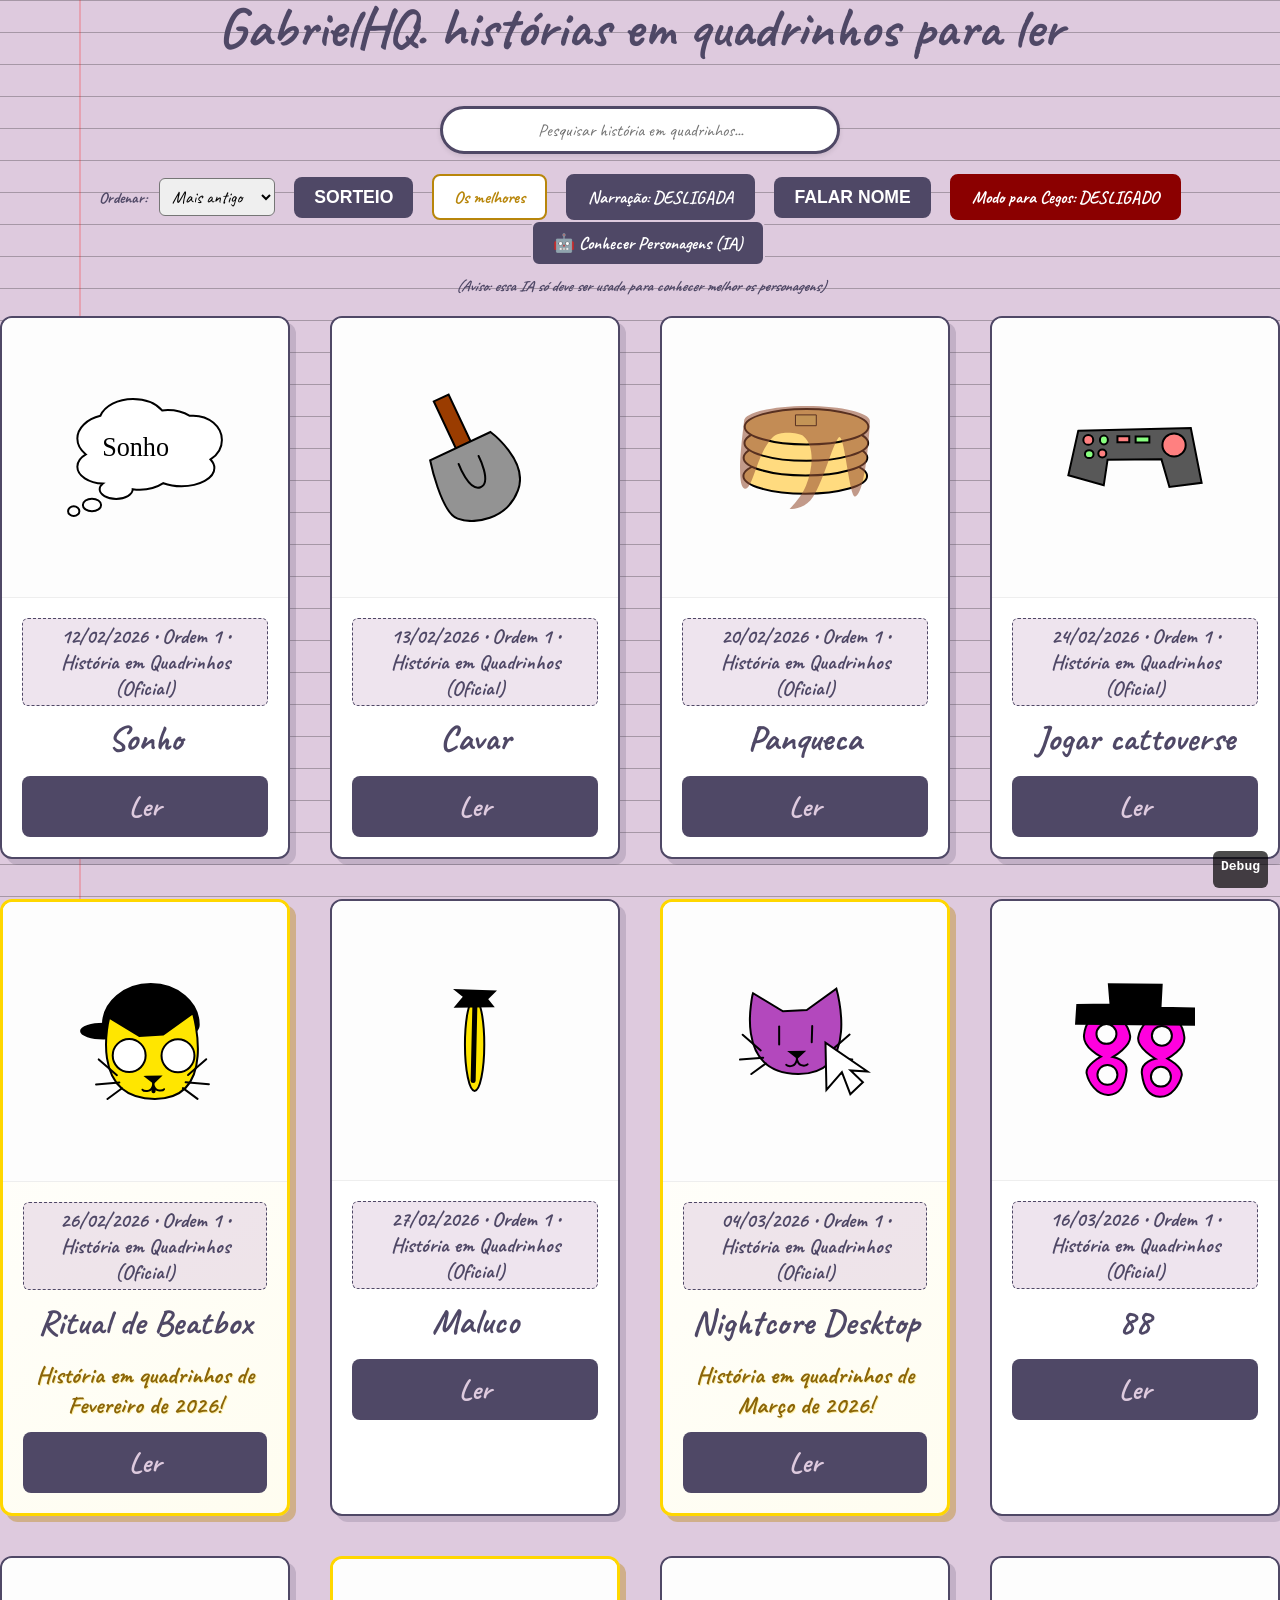
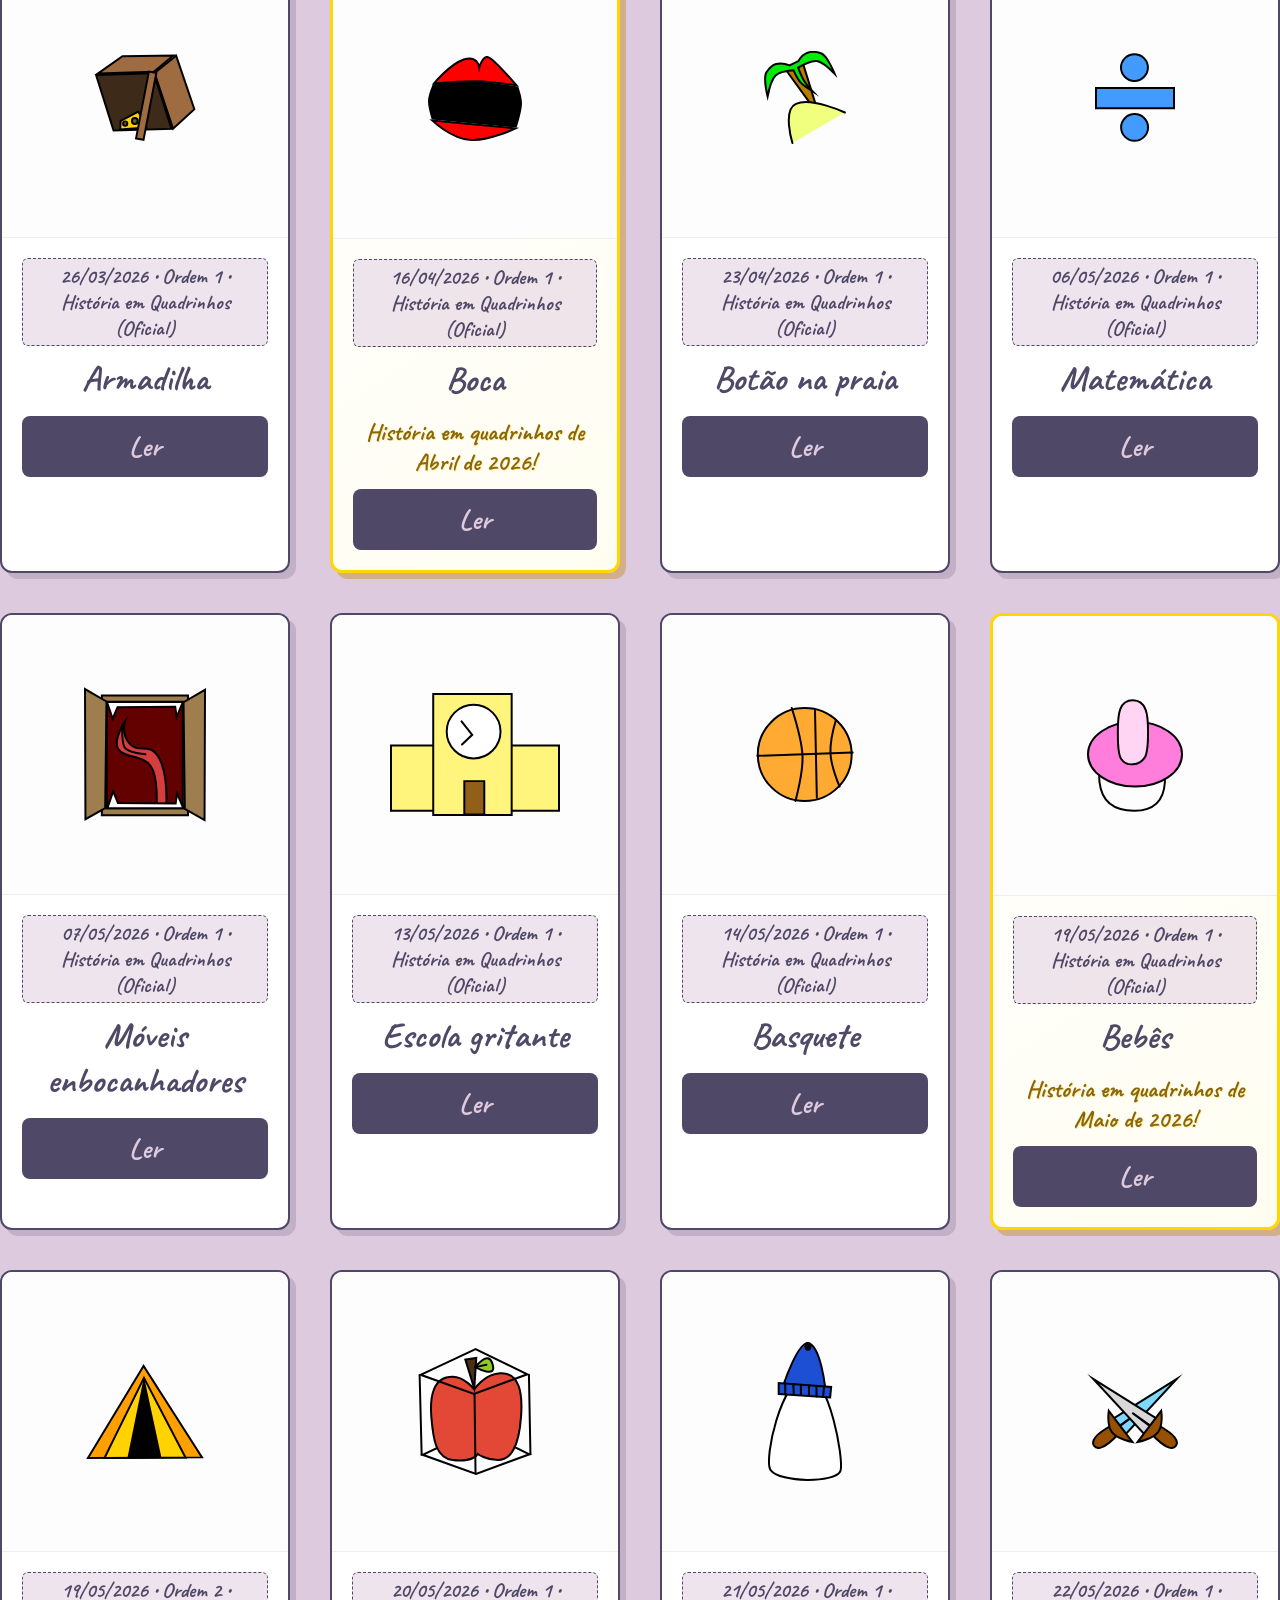
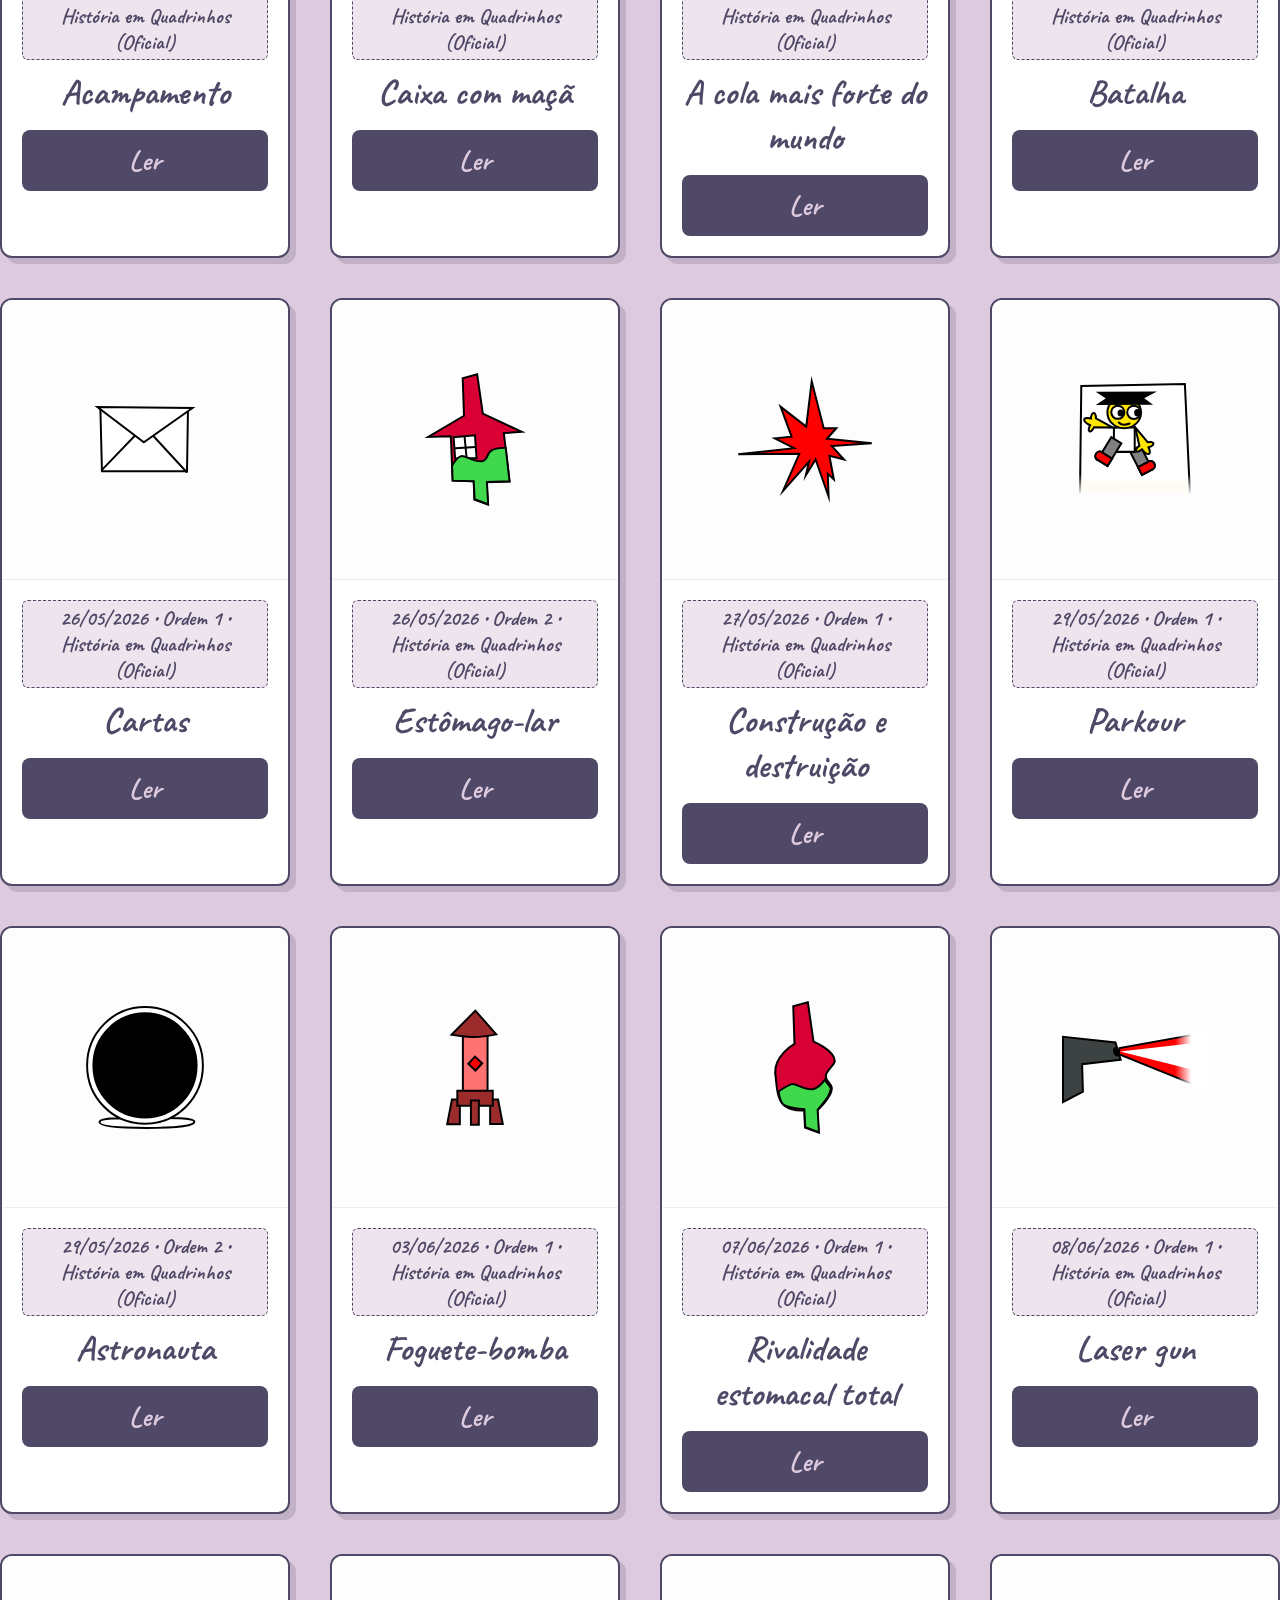
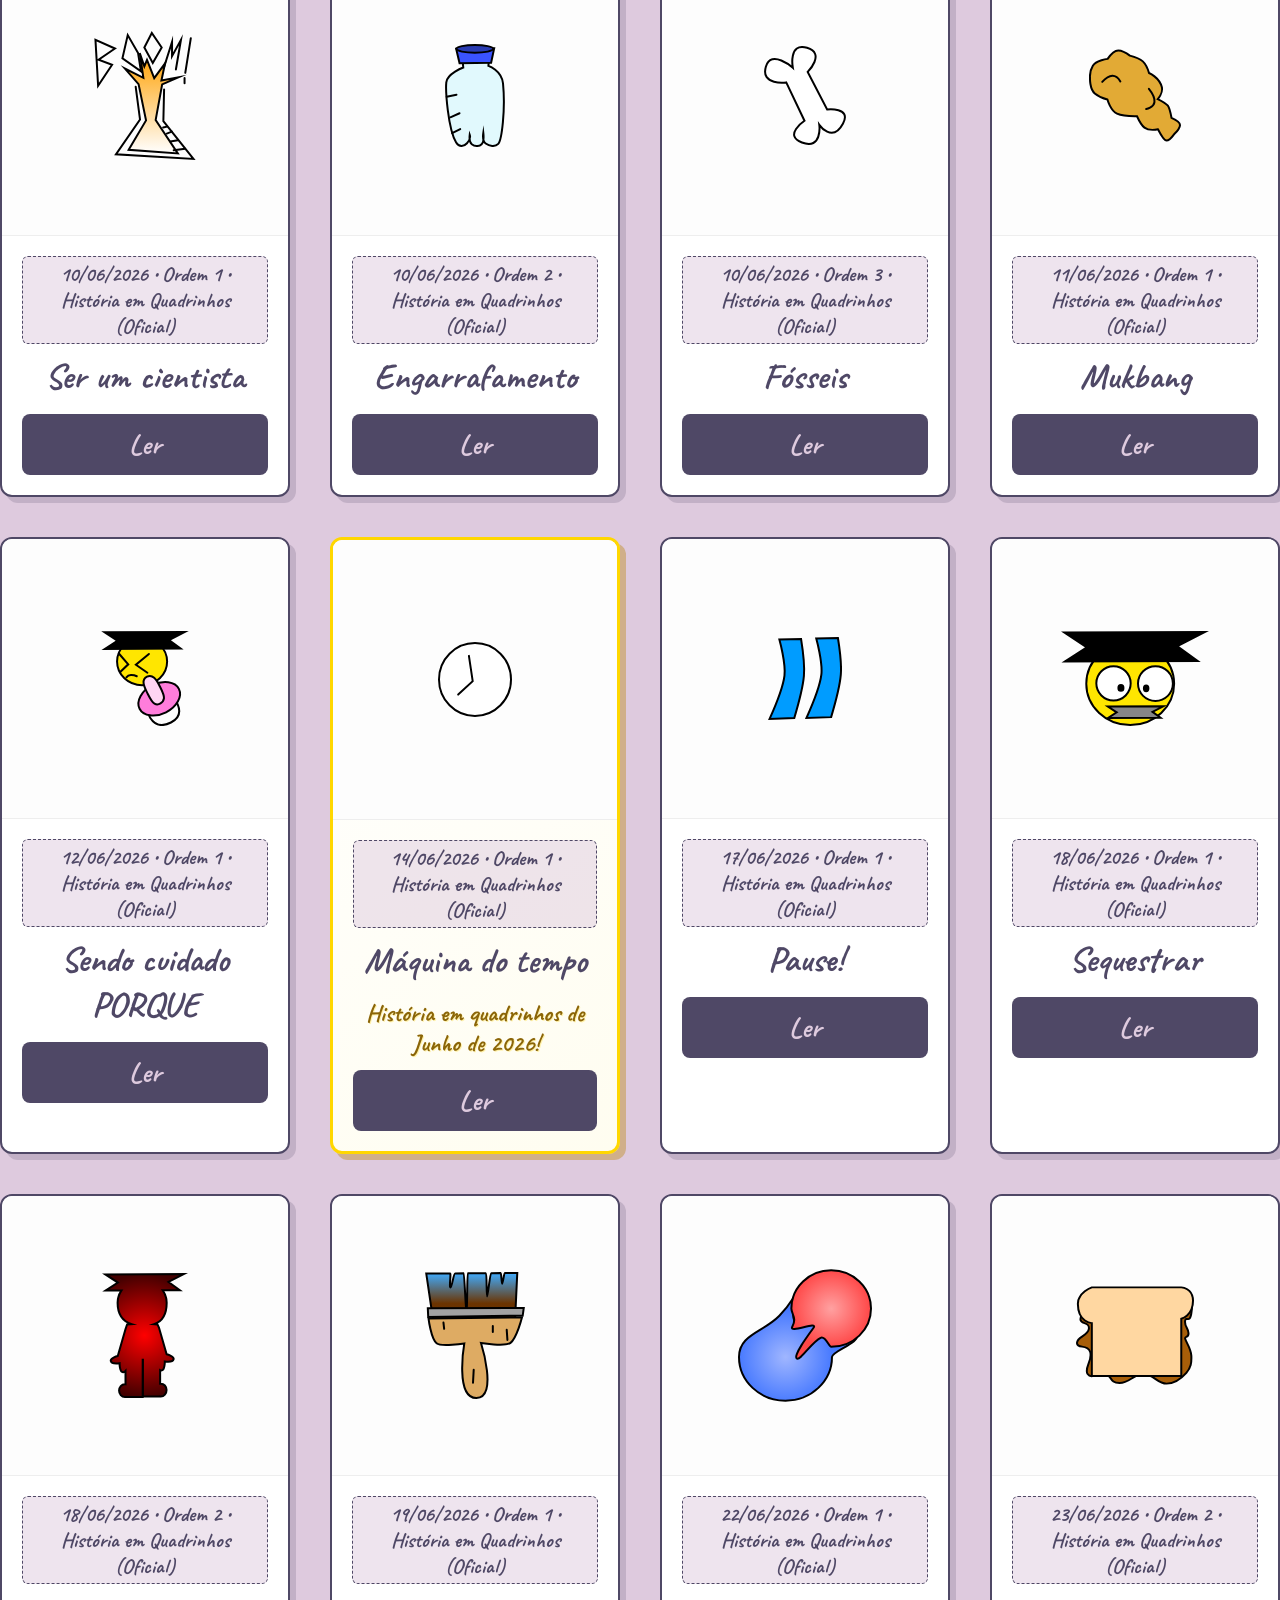
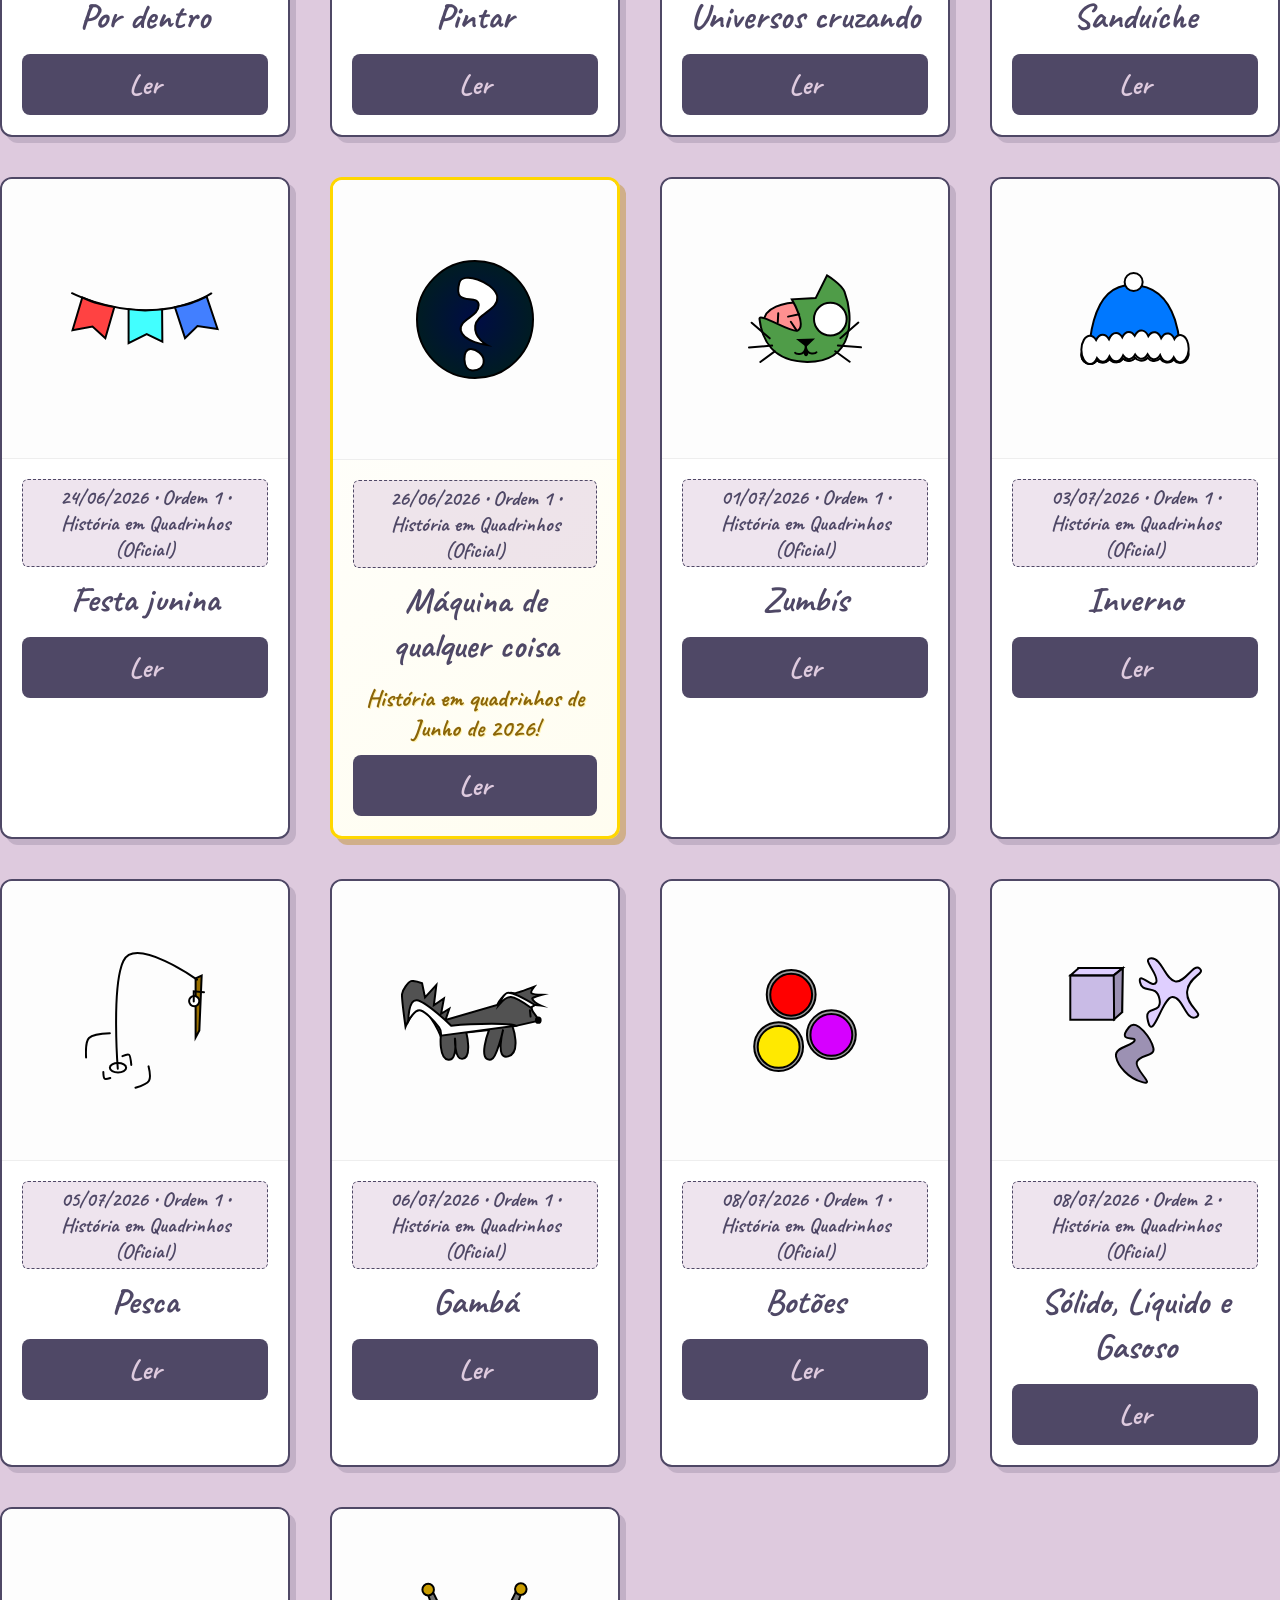
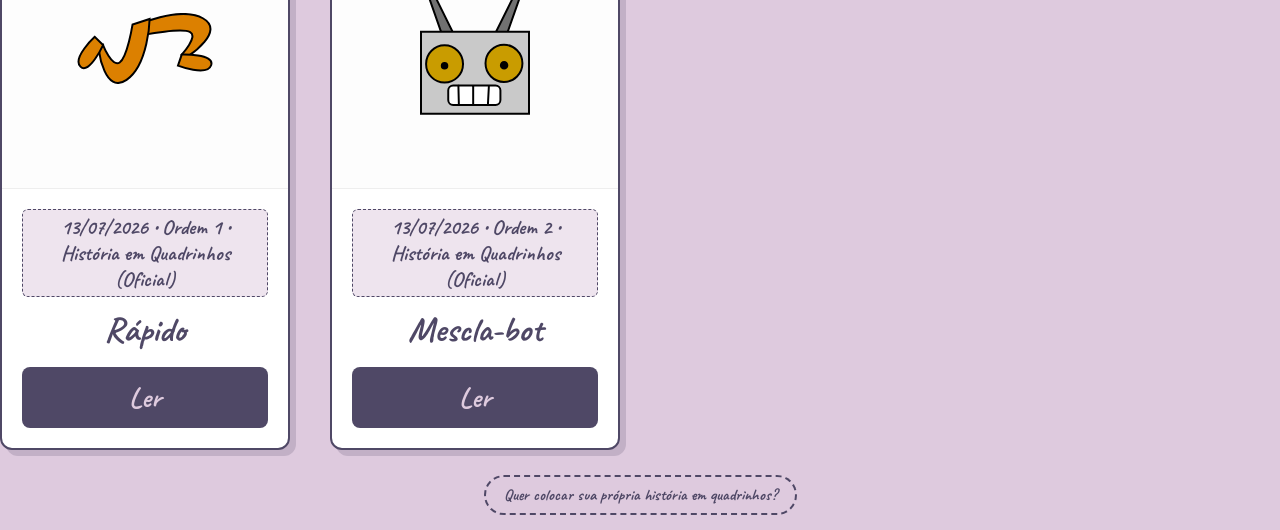
<file: index.html>
<!DOCTYPE html>
<html lang="pt-br">
<head>
    <meta charset="UTF-8">
    <title>GabrielHQ</title>
    <link rel="stylesheet" href="style.css">
    <style>
        /* Leitor que sobrepõe o site */
        #leitor { 
            display: none; position: fixed; top: 0; left: 0; 
            width: 100%; height: 100%; background: #DECADE; 
            z-index: 9999; text-align: center; overflow-y: auto; 
        }
        /* Ajustado para as imagens ficarem uma abaixo da outra com espaçamento */
        #leitor-imagens {
            display: flex;
            flex-direction: column;
            align-items: center;
            gap: 20px;
            margin: 20px 0;
        }
        #leitor-imagens img { max-width: 90%; border: 4px solid #4F4866; background: #fff; }
        .btn-voltar { margin: 20px; padding: 10px 20px; cursor: pointer; background: #4F4866; color: white; border: none; border-radius: 8px; font-weight: bold; }

        /* ======== ESTILOS DO DADO DINÂMICO ======== */
        .btn-sorteio {
            background: #4F4866; color: white; border: none; border-radius: 8px;
            padding: 10px 20px; font-size: 1.1rem; font-weight: bold; cursor: pointer;
            margin-left: 15px; transition: transform 0.2s;
        }
        .btn-sorteio:hover { transform: scale(1.05); }

        /* Botão de Filtro Dourado */
        .btn-filtro-dourado {
            background: #fff; color: #b8860b; border: 2px solid #b8860b; border-radius: 8px;
            padding: 10px 20px; font-size: 1.1rem; font-weight: bold; cursor: pointer;
            margin-left: 15px; transition: all 0.2s;
            font-family: 'Caveat', cursive;
        }
        .btn-filtro-dourado.ativo {
            background: #ffd700; color: #4F4866; box-shadow: 0 0 10px rgba(255, 215, 0, 0.6);
        }

        /* Botão de Narração / Voz */
        .btn-narracao {
            background: #4F4866; color: white; border: 2px solid #4F4866; border-radius: 8px;
            padding: 10px 20px; font-size: 1.1rem; font-weight: bold; cursor: pointer;
            margin-left: 15px; transition: all 0.2s;
            font-family: 'Caveat', cursive;
        }
        .btn-narracao.ativo {
            background: #ffd700; color: #4F4866; box-shadow: 0 0 10px rgba(255, 215, 0, 0.6);
        }

        /* Botão do Modo para Cegos */
        .btn-cegos {
            background: #8b0000; color: white; border: 2px solid #8b0000; border-radius: 8px;
            padding: 10px 20px; font-size: 1.1rem; font-weight: bold; cursor: pointer;
            margin-left: 15px; transition: all 0.2s;
            font-family: 'Caveat', cursive;
        }
        .btn-cegos.ativo {
            background: #006400; border-color: #006400; box-shadow: 0 0 10px rgba(0, 100, 0, 0.6);
        }

        /* Botão da IA */
        .btn-ia {
            background: #4F4866; color: white; border: 2px solid #DECADE; border-radius: 8px;
            padding: 10px 20px; font-size: 1.1rem; font-weight: bold; cursor: pointer;
            margin-left: 15px; transition: all 0.2s;
            font-family: 'Caveat', cursive;
            text-decoration: none;
            display: inline-block;
        }
        .btn-ia:hover {
            background: #DECADE; color: #4F4866; transform: scale(1.05);
        }
        .aviso-ia {
            font-size: 0.95rem;
            color: #4F4866;
            margin-top: 10px;
            font-style: italic;
            font-weight: bold;
        }

        /* ======== ESTILO DA BARRA DE PESQUISA ======== */
        .container-pesquisa {
            text-align: center;
            margin-bottom: 20px;
        }
        .input-pesquisa {
            width: 80%;
            max-width: 400px;
            padding: 10px 15px;
            font-size: 1.1rem;
            border: 3px solid #4F4866;
            border-radius: 25px;
            outline: none;
            font-family: 'Caveat', cursive;
            text-align: center;
            transition: all 0.3s ease;
            box-shadow: 0 2px 5px rgba(0,0,0,0.1);
        }
        .input-pesquisa:focus {
            box-shadow: 0 0 10px rgba(79, 72, 102, 0.5);
            width: 85%;
            max-width: 450px;
        }

        /* Tela de sobreposição do dado */
        #dados-container {
            display: none; position: fixed; top: 0; left: 0; width: 100%; height: 100%;
            background: rgba(15, 12, 22, 0.75); z-index: 10000;
            perspective: 1200px;
        }

        /* Movimento vertical (Cair e Quicar) */
        .dice-wrapper {
            position: absolute; top: 40%; left: 50%;
            margin-left: -50px; margin-top: -50px;
            transform-style: preserve-3d;
        }

        .dice-bounce {
            animation: gravityBounce 1.8s linear forwards;
        }

        /* O cubo 3D */
        .cube {
            width: 100px; height: 100px; position: relative;
            transform-style: preserve-3d;
            transform: rotateX(0deg) rotateY(0deg) rotateZ(0deg);
            transition: transform 0.5s cubic-bezier(0.175, 0.885, 0.32, 1.15);
        }

        /* Rotação veloz de queda livre */
        .cube.rolling {
            animation: chaoticRoll 0.4s linear infinite;
        }

        /* Faces do Dado */
        .face {
            position: absolute; width: 100px; height: 100px;
            background: #ffffff; border: 4px solid #4F4866;
            border-radius: 16px; font-size: 2.5rem; font-weight: 900;
            color: #4F4866; display: flex; align-items: center;
            justify-content: center;
            box-shadow: inset 0 0 20px rgba(0,0,0,0.15), 0 0 10px rgba(0,0,0,0.2);
            backface-visibility: hidden;
        }

        /* Projeção 3D das faces */
        .front  { transform: rotateY(0deg) translateZ(50px); }
        .back   { transform: rotateY(180deg) translateZ(50px); }
        .right  { transform: rotateY(90deg) translateZ(50px); }
        .left   { transform: rotateY(-90deg) translateZ(50px); }
        .top    { transform: rotateX(90deg) translateZ(50px); }
        .bottom { transform: rotateX(-90deg) translateZ(50px); }

        /* Posição de paragem virada para a frente */
        .show-result { transform: rotateX(0deg) rotateY(0deg) rotateZ(0deg); }

        /* FÍSICA DE GRAVIDADE */
        @keyframes gravityBounce {
            0%   { transform: translateY(-450px); animation-timing-function: ease-in; }
            25%  { transform: translateY(0) scaleY(0.8) scaleX(1.1); animation-timing-function: ease-out; }
            28%  { transform: translateY(0) scaleY(1) scaleX(1); animation-timing-function: ease-out; }
            46%  { transform: translateY(-150px); animation-timing-function: ease-in; }
            64%  { transform: translateY(0) scaleY(0.9) scaleX(1.05); animation-timing-function: ease-out; }
            67%  { transform: translateY(0) scaleY(1) scaleX(1); animation-timing-function: ease-out; }
            78%  { transform: translateY(-45px); animation-timing-function: ease-in; }
            90%  { transform: translateY(0); animation-timing-function: ease-out; }
            95%  { transform: translateY(-10px); animation-timing-function: ease-in; }
            100% { transform: translateY(0); }
        }

        @keyframes chaoticRoll {
            0% { transform: rotateX(0deg) rotateY(0deg) rotateZ(0deg); }
            100% { transform: rotateX(360deg) rotateY(180deg) rotateZ(360deg); }
        }

        /* ======== ESTILOS DO NOVO BOTÃO E DA CAIXA DE TEXTO (MODAL) ======== */
        .container-propria-tirinha {
            text-align: center;
            margin-top: 25px;
            margin-bottom: 15px;
        }

        .btn-propria-tirinha {
            background: #DECADE;
            color: #4F4866;
            border: 2px dashed #4F4866;
            border-radius: 20px;
            padding: 8px 18px;
            font-size: 1rem;
            font-weight: bold;
            cursor: pointer;
            transition: all 0.2s ease;
            font-family: 'Caveat', cursive;
        }

        .btn-propria-tirinha:hover {
            background: #4F4866;
            color: white;
            border-style: solid;
            transform: scale(1.03);
        }

        /* Janela flutuante com as regras */
        .modal-envio {
            display: none; 
            position: fixed; 
            top: 0; left: 0; 
            width: 100%; height: 100%; 
            background: rgba(0, 0, 0, 0.5); 
            z-index: 10005; 
            align-items: center; 
            justify-content: center;
        }

        .conteudo-modal {
            background: #ffffff;
            border: 4px solid #4F4866;
            border-radius: 16px;
            width: 90%;
            max-width: 450px;
            padding: 25px;
            box-shadow: 0 4px 15px rgba(0,0,0,0.2);
            text-align: left;
            position: relative;
            animation: modalEntrada 0.3s ease-out;
        }

        @keyframes modalEntrada {
            from { transform: scale(0.8); opacity: 0; }
            to { transform: scale(1); opacity: 1; }
        }

        .conteudo-modal h3 {
            margin-top: 0;
            color: #4F4866;
            border-bottom: 2px solid #DECADE;
            padding-bottom: 8px;
        }

        .conteudo-modal p {
            color: #333;
            line-height: 1.5;
            font-size: 1.05rem;
            margin: 12px 0;
        }

        .email-destaque {
            background: #f4f0f5;
            padding: 8px;
            border-radius: 6px;
            font-family: monospace;
            font-weight: bold;
            color: #4F4866;
            display: inline-block;
            border: 1px solid #DECADE;
        }

        .btn-fechar-modal {
            background: #4F4866;
            color: white;
            border: none;
            border-radius: 6px;
            padding: 8px 16px;
            cursor: pointer;
            font-weight: bold;
            float: right;
            margin-top: 10px;
        }

        .btn-fechar-modal:hover {
            background: #625980;
        }
    </style>
</head>
<body>

    <div id="home">
        <header class="header-top">
            <h1 class="logo">GabrielHQ. histórias em quadrinhos para ler</h1>
        </header>

        <div class="container-pesquisa">
            <input type="text" id="input-busca" class="input-pesquisa" placeholder="Pesquisar história em quadrinhos..." oninput="carregarTirinhas()">
        </div>

        <div style="text-align:center; margin-bottom:20px;">
            <label for="sort-select" style="color:#4F4866; font-weight:700; margin-right:8px">Ordenar:</label>
            <select id="sort-select" style="font-family: 'Caveat', cursive; font-size:1.1rem; padding:6px 8px; border-radius:6px;">
                <option value="default">Mais antigo</option>
                <option value="recent">Mais recente</option>
                <option value="name-asc">Nome A a Z</option>
                <option value="name-desc">Nome Z a A</option>
            </select>
            
            <button class="btn-sorteio" onclick="sortearTirinha()">SORTEIO</button>
            <button id="btn-filtro" class="btn-filtro-dourado" onclick="alternarFiltroDourado()">Os melhores</button>
            
            <button id="btn-narracao" class="btn-narracao" onclick="alternarModoVoz()">Narração: DESLIGADA</button>
            <button class="btn-sorteio" onclick="ligarReconhecimentoVoz()">FALAR NOME</button>
            
            <button id="btn-cegos" class="btn-cegos" onclick="alternarModoCegos()">Modo para Cegos: DESLIGADO</button>

            <a href="ia.html" class="btn-ia">🤖 Conhecer Personagens (IA)</a>
            
            <div class="aviso-ia">(Aviso: essa IA só deve ser usada para conhecer melhor os personagens)</div>
        </div>

        <main id="grid" class="games-grid"></main>

        <div class="container-propria-tirinha">
            <button class="btn-propria-tirinha" onclick="abrirModalEnvio()">Quer colocar sua própria história em quadrinhos?</button>
        </div>
    </div>

    <div id="leitor">
        <button class="btn-voltar" onclick="fechar()">VOLTAR</button>
        <div id="leitor-imagens"></div>
    </div>

    <div id="dados-container">
        <div id="dice-wrapper" class="dice-wrapper">
            <div id="cube" class="cube">
                <div id="face-principal" class="face front">?</div>
                <div class="face back">T</div>
                <div class="face right">D</div>
                <div class="face left">E</div>
                <div class="face top">C</div>
                <div class="face bottom">B</div>
            </div>
        </div>
    </div>

    <div id="modal-envio" class="modal-envio">
        <div class="conteudo-modal">
            <h3>Envie sua História em Quadrinhos!</h3>
            <p><strong>Email:</strong> <span class="email-destaque">cofrinho88@gmail.com</span></p>
            <p>Se sua história em quadrinhos foi feita no tradicional (papel) não precisa refazer no digital, é só tirar foto!</p>
            <p>Você precisa mandar foto da sua história em quadrinhos na mensagem.</p>
            <p>Eu vou ver se a história em quadrinhos é apropriada para ficar no site.</p>
            <p>Se você não enviar a thumbnail da história em quadrinhos então eu crio uma.</p>
            <button class="btn-fechar-modal" onclick="fecharModalEnvio()">Entendi</button>
        </div>
    </div>

    <script src="tirinha.js"></script>
    <script src="narracao.js"></script>
    
    <script>
        const grid = document.getElementById('grid');
        let apenasDouradosAtivo = false; 

        // Variáveis do Modo para Cegos
        let modoCegosAtivo = false;
        let reconhecimentoCegos = null;

        // FUNÇÃO DE SÍNTESE DO MODO CEGO
        function emitirAudioCego(texto) {
            if (typeof window.speechSynthesis === 'undefined' || !texto) return;
            window.speechSynthesis.cancel();
            const m = new SpeechSynthesisUtterance(texto);
            m.lang = 'pt-BR';
            m.rate = 1.1;
            window.speechSynthesis.speak(m);
        }

        // FUNÇÃO QUE FAZ O NAVEGADOR NARRAR A HISTÓRIA
        function talkText(texto) {
            falarTexto(texto);
        }

        function falarTexto(texto) {
            if (!window.narracaoModoVozAtivo) return;
            if (typeof window.speechSynthesis === 'undefined') return;
            
            window.speechSynthesis.cancel(); 
            if (!texto) return;

            const mensagem = new SpeechSynthesisUtterance(texto);
            mensagem.lang = 'pt-BR';
            mensagem.rate = 1.1; 
            window.speechSynthesis.speak(mensagem);
        }

        // LÓGICA DE CONTROLE DA NARRAÇÃO
        function atualizarInterfaceNarracao() {
            const btn = document.getElementById('btn-narracao');
            if (btn) {
                if (window.narracaoModoVozAtivo) {
                    btn.classList.add('ativo');
                    btn.innerText = "Narração: LIGADA";
                    btn.style.background = "#ffd700";
                    btn.style.color = "#4F4866";
                } else {
                    btn.classList.remove('ativo');
                    btn.innerText = "Narração: DESLIGADA";
                    btn.style.background = "#4F4866";
                    btn.style.color = "white";
                }
            }
        }

        function alternarModoVoz() {
            window.narracaoModoVozAtivo = !window.narracaoModoVozAtivo;
            atualizarInterfaceNarracao();
            if (window.narracaoModoVozAtivo) {
                falarTexto("Modo narração ativado!");
            } else {
                if (typeof window.speechSynthesis !== 'undefined') {
                    window.speechSynthesis.cancel();
                }
            }
        }

        // LÓGICA DO MODO PARA CEGOS
        function alternarModoCegos() {
            modoCegosAtivo = !modoCegosAtivo;
            const btn = document.getElementById('btn-cegos');
            
            if (modoCegosAtivo) {
                if (btn) {
                    btn.classList.add('ativo');
                    btn.innerText = "Modo para Cegos: LIGADO";
                }
                
                window.narracaoModoVozAtivo = true;
                atualizarInterfaceNarracao();

                emitirAudioCego("Modo para cegos ativado. Diga ajuda para ouvir os comandos.");
                inicializarReconhecimentoCegos();
            } else {
                if (btn) {
                    btn.classList.remove('ativo');
                    btn.innerText = "Modo para Cegos: DESLIGADO";
                }
                
                window.narracaoModoVozAtivo = false;
                atualizarInterfaceNarracao();

                if (reconhecimentoCegos) {
                    try { reconhecimentoCegos.abort(); } catch(e){}
                    reconhecimentoCegos = null;
                }
                emitirAudioCego("Modo para cegos desativado.");
            }
        }

        function inicializarReconhecimentoCegos() {
            if (reconhecimentoCegos) return;

            const SpeechRecognition = window.SpeechRecognition || window.webkitSpeechRecognition;
            if (!SpeechRecognition) return;

            reconhecimentoCegos = new SpeechRecognition();
            reconhecimentoCegos.lang = 'pt-BR';
            reconhecimentoCegos.interimResults = false;
            reconhecimentoCegos.maxAlternatives = 1;
            reconhecimentoCegos.continuous = true; 

            reconhecimentoCegos.onresult = (event) => {
                const listaResultados = event.results;
                const ultimoResultado = listaResultados[listaResultados.length - 1];
                if (!ultimoResultado.isFinal) return;

                let comando = ultimoResultado[0].transcript.toLowerCase().trim();
                debugLog(`Modo Cego ouviu: "${comando}"`);

                if (comando === 'ajuda' || comando.includes('ajuda')) {
                    emitirAudioCego("Comandos disponíveis: voltar, sorteio, melhores, listar histórias em quadrinhos.");
                    return;
                }

                if (comando === 'voltar' || comando === 'fechar') {
                    fechar();
                    emitirAudioCego("Voltando para a tela principal.");
                    return;
                }

                if (comando.includes('sorteio') || comando.includes('dado')) {
                    emitirAudioCego("Sorteando história em quadrinhos agora.");
                    sortearTirinha();
                    return;
                }

                if (comando.includes('melhores') || comando.includes('filtro')) {
                    alternarFiltroDourado();
                    emitirAudioCego(apenasDouradosAtivo ? "Filtro ativado. Mostrando apenas os melhores." : "Filtro desativado. Mostrando todas as histórias em quadrinhos.");
                    return;
                }

                if (comando.includes('listar') || comando.includes('quadrinhos') || comando.includes('nomes') || comando.includes('histórias')) {
                    if (typeof JOGOS !== 'undefined' && JOGOS.length > 0) {
                        let listaNomes = [];
                        JOGOS.forEach(j => {
                            let n = j.nome.replace(/\s*parte\s*\d+/gi, '').trim();
                            if (!listaNomes.includes(n)) listaNomes.push(n);
                        });
                        emitirAudioCego("Histórias em quadrinhos disponíveis: " + listaNomes.join(", "));
                    } else {
                        emitirAudioCego("Nenhuma história em quadrinhos encontrada.");
                    }
                    return;
                }

                if (typeof JOGOS !== 'undefined') {
                    let textoLimpo = comando.replace(/-/g, ' ').trim();
                    let achou = false;

                    for (const tirinha of JOGOS) {
                        let nomeTirinhaLimpo = tirinha.nome.toLowerCase().replace(/\s*parte\s*\d+/gi, '').replace(/-/g, ' ').trim();

                        if (textoLimpo.includes(nomeTirinhaLimpo) || nomeTirinhaLimpo.includes(textoLimpo)) {
                            let cod = window.CODIGOS && window.CODIGOS[tirinha.nome] ? String(window.CODIGOS[tirinha.nome]).trim() : '';
                            let grupo = JOGOS.filter(j => (window.CODIGOS && window.CODIGOS[j.nome]) === cod);
                            let pastas = grupo.map(j => j.nome);
                            
                            emitirAudioCego("Abrindo: " + tirinha.nome.replace(/\s*parte\s*\d+/gi, '').trim());
                            setTimeout(() => { abrirPorCodigo(cod, pastas); }, 900);
                            achou = true;
                            break;
                        }
                    }
                    if (!achou && comando.length > 3) {
                        emitirAudioCego("Comando não reconhecido. Diga ajuda.");
                    }
                }
            };

            reconhecimentoCegos.onerror = (e) => {
                debugLog("Erro no microfone contínuo: " + e.error);
                relerEscutaCegos();
            };

            reconhecimentoCegos.onend = () => {
                if (modoCegosAtivo) {
                    relerEscutaCegos();
                }
            };

            try { reconhecimentoCegos.start(); } catch(e){}
        }

        function relerEscutaCegos() {
            if (!modoCegosAtivo) return;
            if (reconhecimentoCegos) {
                try { reconhecimentoCegos.abort(); } catch(e){}
                reconhecimentoCegos = null;
            }
            setTimeout(() => {
                if (modoCegosAtivo) {
                    inicializarReconhecimentoCegos();
                }
            }, 350); 
        }

        document.addEventListener('keydown', (e) => {
            if (!modoCegosAtivo && (e.key === 'Enter' || e.code === 'Space')) {
                if (document.activeElement.tagName !== 'SELECT' && document.activeElement.tagName !== 'INPUT') {
                    e.preventDefault();
                    alternarModoCegos();
                }
            }
        });

        // RECONHECIMENTO DE VOZ PADRÃO
        function ligarReconhecimentoVoz() {
            const SpeechRecognition = window.SpeechRecognition || window.webkitSpeechRecognition;
            if (!SpeechRecognition) return;

            if (modoCegosAtivo && reconhecimentoCegos) {
                try { reconhecimentoCegos.abort(); } catch(e){}
                reconhecimentoCegos = null;
            }

            const recognition = new SpeechRecognition();
            recognition.lang = 'pt-BR';
            recognition.interimResults = false;
            recognition.maxAlternatives = 1;

            recognition.start();

            recognition.onresult = (event) => {
                let textoFalado = event.results[0][0].transcript.toLowerCase().trim();
                textoFalado = textoFalado.replace(/\b(\w+)(?:\s+\1)+\b/g, '$1');
                
                if (textoFalado.endsWith('s') && textoFalado.length > 3) {
                    textoFalado = textoFalado.slice(0, -1);
                }
                
                let textoFaladoLimpo = textoFalado.replace(/-/g, ' ').trim();
                if (typeof JOGOS === 'undefined' || !Array.isArray(JOGOS)) return;

                let grupoEncontrado = null;
                let codigoEncontrado = '';

                for (const tirinha of JOGOS) {
                    let nomeTirinha = String(tirinha.nome).toLowerCase().replace(/\s*parte\s*\d+/gi, '').trim();
                    let nomeTirinhaLimpo = nomeTirinha.replace(/-/g, ' ').trim();

                    if (textoFaladoLimpo.includes(nomeTirinhaLimpo) || nomeTirinhaLimpo.includes(textoFaladoLimpo) || 
                        textoFaladoLimpo.split(' ').some(palavra => nomeTirinhaLimpo.includes(palavra) && palavra.length > 3)) {
                        
                        codigoEncontrado = window.CODIGOS && window.CODIGOS[tirinha.nome] ? String(window.CODIGOS[tirinha.nome]).trim() : '';
                        grupoEncontrado = JOGOS.filter(j => {
                            const c = window.CODIGOS && window.CODIGOS[j.nome] ? String(window.CODIGOS[j.nome]).trim() : '';
                            return c === codigoEncontrado;
                        });
                        break;
                    }
                }

                if (grupoEncontrado && grupoEncontrado.length > 0) {
                    const nomesPastas = grupoEncontrado.map(j => j.nome);
                    abrirPorCodigo(codigoEncontrado, nomesPastas);
                }
            };

            recognition.onend = () => {
                if (modoCegosAtivo) {
                    relerEscutaCegos();
                }
            };
        }

        function debugLog(msg) {
            try {
                const container = document.getElementById('debug-lines');
                if (container) {
                    const line = document.createElement('div');
                    line.textContent = `[${new Date().toLocaleTimeString()}] ${msg}`;
                    container.appendChild(line);
                    container.scrollTop = container.scrollHeight;
                }
            } catch (e) { console.log(msg); }
        }

        function parseCodigoMeta(codigo) {
            if (!codigo || typeof codigo !== 'string') return { time: 0, order: 0, rest: '', rawMonth: '01', rawYear: '26' };
            const only = codigo.trim();
            const day = parseInt(only.slice(0,2), 10);
            const monthStr = only.slice(2,4);
            const month = parseInt(monthStr, 10);
            const yearStr = only.slice(4,6);
            const year2 = parseInt(yearStr, 10);
            const order = parseInt(only.slice(6,7), 10) || 0;
            const rest = only.slice(7) || '';
            
            const year = 2000 + (isNaN(year2) ? 0 : year2);
            let time = 0;
            if (!isNaN(day) && !isNaN(month) && !isNaN(year)) {
                time = Date.UTC(year, Math.max(0, month-1), Math.max(1, day));
            }
            return { time, order, rest, rawMonth: monthStr, rawYear: yearStr };
        }

        function getNomeMes(mesStr) {
            const meses = {
                "01": "Janeiro", "02": "Fevereiro", "03": "Março", "04": "Abril",
                "05": "Maio", "06": "Junho", "07": "Julho", "08": "Agosto",
                "09": "Setembro", "10": "Outubro", "11": "Novembro", "12": "Dezembro"
            };
            return meses[mesStr] || "Janeiro";
        }

        function getOrderedJogos() {
            if (typeof JOGOS === 'undefined' || !Array.isArray(JOGOS)) return [];
            
            let listaFiltrada = JOGOS.slice();

            const termoBusca = document.getElementById('input-busca')?.value.toLowerCase().trim() || "";
            if (termoBusca !== "") {
                listaFiltrada = listaFiltrada.filter(item => 
                    String(item.nome).toLowerCase().includes(termoBusca)
                );
            }

            if (apenasDouradosAtivo) {
                listaFiltrada = listaFiltrada.filter(item => item.Dourado === true);
            }

            const sel = document.getElementById('sort-select');
            if (!sel) return listaFiltrada;
            const val = sel.value;

            if (val === 'name-asc') return listaFiltrada.sort((a,b)=> String(a.nome).localeCompare(String(b.nome), 'pt', {sensitivity:'base'}));
            if (val === 'name-desc') return listaFiltrada.sort((a,b)=> String(b.nome).localeCompare(String(a.nome), 'pt', {sensitivity:'base'}));

            const withMeta = listaFiltrada.map(item => {
                const code = window.CODIGOS && window.CODIGOS[item.nome] ? String(window.CODIGOS[item.nome]) : '';
                const meta = parseCodigoMeta(code);
                return { item, meta };
            });

            withMeta.sort((a,b)=>{
                if (a.meta.time !== b.meta.time) return a.meta.time - b.meta.time;
                if (a.meta.order !== b.meta.order) return a.meta.order - b.meta.order;
                return String(a.item.nome).localeCompare(String(b.item.nome), 'pt', {sensitivity:'base'});
            });

            if (val === 'recent') withMeta.reverse();

            return withMeta.map(x=>x.item);
        }

        function alternarFiltroDourado() {
            apenasDouradosAtivo = !apenasDouradosAtivo;
            const btn = document.getElementById('btn-filtro');
            if (btn) {
                if (apenasDouradosAtivo) btn.classList.add('ativo');
                else btn.classList.remove('ativo');
            }
            carregarTirinhas();
        }

        function carregarTirinhas() {
            if (!grid) return;
            grid.innerHTML = '';
            
            const orderedObjects = getOrderedJogos();

            if (orderedObjects.length === 0) {
                grid.innerHTML = '<p style="color:#4F4866; text-align:center; font-size: 1.5rem; font-weight: bold;">Nenhuma história em quadrinhos encontrada.</p>';
                return;
            }

            const gruposPorCodigo = {};
            const chavesOrdenadas = [];

            for (const item of orderedObjects) {
                const codigo = window.CODIGOS && window.CODIGOS[item.nome] ? String(window.CODIGOS[item.nome]).trim() : '';
                if (!gruposPorCodigo[codigo]) {
                    gruposPorCodigo[codigo] = [];
                    chavesOrdenadas.push(codigo); 
                }
                gruposPorCodigo[codigo].push(item);
            }

            for (const codigo of chavesOrdenadas) {
                try {
                    const itensDoGrupo = gruposPorCodigo[codigo];
                    const primeiroItem = itensDoGrupo[0];
                    const meta = parseCodigoMeta(codigo);
                    const metaText = formatMetaFromCodigo(codigo);

                    let tituloCard = primeiroItem.nome;
                    let pastaThumbnail = primeiroItem.nome;
                    let classeDourado = '';
                    let textoExtraDourado = '';

                    if (primeiroItem.Dourado) {
                        classeDourado = 'card-dourado';
                        const nomeMes = getNomeMes(meta.rawMonth);
                        textoExtraDourado = `<div class="tag-texto-dourado">História em quadrinhos de ${nomeMes} de 20${meta.rawYear}!</div>`;
                    }

                    if (itensDoGrupo.length > 1) {
                        tituloCard = tituloCard.replace(/\s*parte\s*\d+/gi, '').trim();
                    }

                    const card = document.createElement('div');
                    card.className = `game-card ${classeDourado}`;
                    
                    const arrNames = itensDoGrupo.map(i => i.nome.replace(/'/g, "\\'"));
                    const paramArrayStr = "['" + arrNames.join("','") + "']";

                    const containerBotoesLeitura = `<button onclick="abrirPorCodigo('${codigo.trim()}', ${paramArrayStr})" class="btn-play">Ler</button>`;

                    card.innerHTML = `
                        <div class="card-thumb">
                            <img src="jogos/${pastaThumbnail}/Thumbnail.svg" class="thumbnail">
                        </div>
                        <div class="card-info">
                            <span class="card-codigo">${metaText || codigo}</span>
                            <h2>${tituloCard}</h2>
                            ${textoExtraDourado}
                            ${containerBotoesLeitura}
                        </div>
                    `;
                    grid.appendChild(card);
                } catch (err) {
                    console.error(err);
                }
            }
        }

        function formatMetaFromCodigo(codigo) {
            if (!codigo) return '';
            const meta = parseCodigoMeta(codigo);
            const d = new Date(meta.time);
            const day = String(d.getUTCDate()).padStart(2,'0');
            const month = String(d.getUTCMonth()+1).padStart(2,'0');
            const year = String(d.getUTCFullYear()).slice(2);
            const dateStr = `${day}/${month}/20${year}`;
            
            const rest = (codigo || '').slice(7).toUpperCase();
            let type = 'Desconhecido';
            if (rest[0] === 'T') type = 'História em Quadrinhos';
            if (rest[0] === 'D') type = 'Desenho';
            if (rest[0] === 'L') type = 'Livro';
            
            let origin = 'Desconhecido';
            if (rest[1] === 'O') origin = 'Oficial';
            if (rest[1] === 'F') origin = 'Fã';
            
            return `${dateStr} • Ordem ${meta.order} • ${type} (${origin})`;
        }

        function sortearTirinha() {
            if (typeof JOGOS === 'undefined' || !Array.isArray(JOGOS)) return;
            const totalTirinhas = JOGOS.length;
            if (totalTirinhas === 0) return;

            const container = document.getElementById('dados-container');
            const wrapper = document.getElementById('dice-wrapper');
            const cube = document.getElementById('cube');
            const facePrincipal = document.getElementById('face-principal');
            
            container.style.display = 'block';
            facePrincipal.innerText = "?"; 
            wrapper.classList.remove('dice-bounce');
            cube.className = 'cube';
            
            void wrapper.offsetWidth; 
            
            wrapper.classList.add('dice-bounce');
            cube.classList.add('rolling');

            const numeroDado = Math.floor(Math.random() * totalTirinhas) + 1;
            const tirinhaSorteada = JOGOS[numeroDado - 1];

            setTimeout(() => {
                cube.classList.remove('rolling');
                facePrincipal.innerText = numeroDado;
                cube.className = 'cube show-result';

                setTimeout(() => {
                    container.style.display = 'none';
                    if (tirinhaSorteada) {
                        const cod = window.CODIGOS && window.CODIGOS[tirinhaSorteada.nome] ? String(window.CODIGOS[tirinhaSorteada.nome]).trim() : '';
                        const grupoSorteado = JOGOS.filter(j => {
                            const c = window.CODIGOS && window.CODIGOS[j.nome] ? String(window.CODIGOS[j.nome]).trim() : '';
                            return c === cod;
                        });
                        const pastasSorteio = grupoSorteado.map(j => j.nome);

                        if (modoCegosAtivo) {
                            emitirAudioCego("História em quadrinhos número " + numeroDado + " sorteada: " + tirinhaSorteada.nome.replace(/\s*parte\s*\d+/gi, '').trim());
                        }
                        abrirPorCodigo(cod, pastasSorteio);
                    }
                }, 700);

            }, 1350);
        }

        function abrirPorCodigo(codigoAlvo, listaDePastas) {
            if (!Array.isArray(listaDePastas)) {
                listaDePastas = [listaDePastas];
            }

            listaDePastas.sort((a, b) => String(a).localeCompare(String(b), 'pt', { numeric: true, sensitivity: 'base' }));

            document.getElementById('home').style.display = 'none';
            document.getElementById('leitor').style.display = 'block';
            
            const containerImagens = document.getElementById('leitor-imagens');
            containerImagens.innerHTML = ''; 

            listaDePastas.forEach(pasta => {
                const img = document.createElement('img');
                img.src = `jogos/${pasta}/Tirinha.jpg`;
                containerImagens.appendChild(img);
            });
            
            const codLimpo = String(codigoAlvo).trim();
            if (window.NARRACAO_HISTORIAS && window.NARRACAO_HISTORIAS[codLimpo]) {
                falarTexto(window.NARRACAO_HISTORIAS[codLimpo]);
            } else {
                falarTexto(listaDePastas[0]);
            }

            window.scrollTo(0,0);
        }

        function fechar() {
            document.getElementById('home').style.display = 'block';
            document.getElementById('leitor').style.display = 'none';
            if (typeof window.speechSynthesis !== 'undefined') {
                window.speechSynthesis.cancel();
            }
            if (modoCegosAtivo) relerEscutaCegos();
        }

        function abrirModalEnvio() {
            document.getElementById('modal-envio').style.display = 'flex';
        }

        function fecharModalEnvio() {
            document.getElementById('modal-envio').style.display = 'none';
            if (modoCegosAtivo) relerEscutaCegos();
        }

        document.addEventListener('DOMContentLoaded', () => {
            const sel = document.getElementById('sort-select');
            if (sel) sel.addEventListener('change', carregarTirinhas);
            
            window.addEventListener('click', (e) => {
                const modal = document.getElementById('modal-envio');
                if (e.target === modal) fecharModalEnvio();
            });
        });

        carregarTirinhas();
    </script>

    <style>
        #debug-console { position: fixed; right: 12px; bottom: 12px; max-width: 360px; max-height: 40vh; overflow:auto; background: rgba(0,0,0,0.7); color: #fff; font-family: monospace; font-size:12px; padding:8px; border-radius:6px; z-index:99999; }
        #debug-console h4{ margin:0 0 6px 0; font-size:13px }
    </style>
    <div id="debug-console" aria-hidden="false">
        <h4>Debug</h4>
        <div id="debug-lines"></div>
    </div>
</body>
</html>
</file>
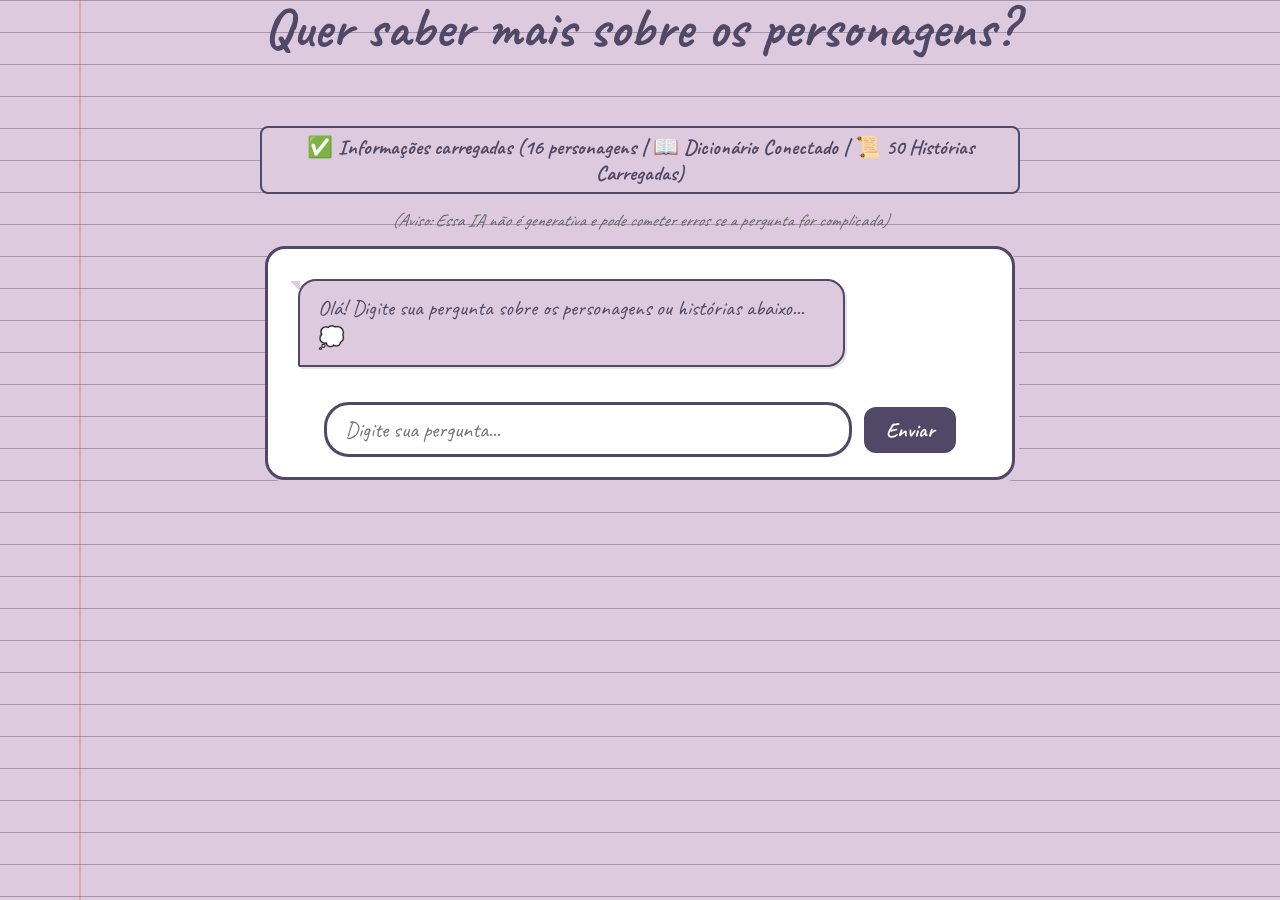
<file: ia.html>
<!DOCTYPE html>
<html lang="pt-br">
<head>
    <meta charset="UTF-8">
    <meta name="viewport" content="width=device-width, initial-scale=1.0">
    <title>GabrielHQ - IA da História</title>
    <link rel="stylesheet" href="style.css">
    <link rel="preconnect" href="https://fonts.googleapis.com">
    <link rel="preconnect" href="https://fonts.gstatic.com" crossorigin>
    <link href="https://fonts.googleapis.com/css2?family=Caveat:wght@400..700&display=swap" rel="stylesheet">
    
    <style>
        .header-top h1 { color: #4F4866; font-family: 'Caveat', cursive; }
        .container-ia { max-width: 800px; margin: 20px auto; padding: 20px; text-align: center; }
        .status-badge { font-family: 'Caveat', cursive; font-size: 1.3rem; padding: 6px 14px; border-radius: 8px; background: #DECADE; color: #4F4866; display: inline-block; margin-bottom: 15px; font-weight: bold; border: 2px solid #4F4866; }
        .aviso-ia { font-style: italic; font-size: 1.1rem; color: #666; margin-bottom: 15px; }

        .chat-box {
            background: #ffffff;
            border: 3px solid #4F4866;
            border-radius: 20px;
            box-shadow: 4px 4px 0px #DECADE;
            padding: 20px;
            max-width: 750px;
            margin: 0 auto;
            display: flex;
            flex-direction: column;
            gap: 15px;
        }

        .chat-feed {
            max-height: 420px;
            overflow-y: auto;
            display: flex;
            flex-direction: column;
            gap: 15px;
            padding: 10px;
            text-align: left;
        }

        .msg-row { display: flex; width: 100%; }
        .msg-row.user { justify-content: flex-end; }
        .msg-row.ia { justify-content: flex-start; }

        .balloon {
            font-family: 'Caveat', cursive;
            font-size: 1.35rem;
            line-height: 1.4;
            padding: 12px 18px;
            position: relative;
            max-width: 80%;
            box-shadow: 2px 2px 0px rgba(79, 72, 102, 0.15);
        }

        .balloon-user {
            background: #4F4866;
            color: #ffffff;
            border-radius: 18px 18px 2px 18px;
            border: 2px solid #4F4866;
        }
        .balloon-user::after {
            content: "";
            position: absolute;
            top: 0;
            right: -10px;
            width: 0;
            height: 0;
            border-top: 10px solid #4F4866;
            border-right: 10px solid transparent;
        }

        .balloon-ia {
            background: #DECADE;
            color: #4F4866;
            border-radius: 18px 18px 18px 2px;
            border: 2px solid #4F4866;
        }
        .balloon-ia::before {
            content: "";
            position: absolute;
            top: 0;
            left: -10px;
            width: 0;
            height: 0;
            border-top: 10px solid #DECADE;
            border-left: 10px solid transparent;
        }

        .balloon-thought {
            background: #ffffff;
            color: #4F4866;
            border: 2px dashed #4F4866;
            border-radius: 18px;
            font-size: 1.15rem;
            max-width: 85%;
        }

        .box-pesquisa { display: flex; gap: 12px; justify-content: center; align-items: center; margin-top: 10px; }
        .input-ia { width: 75%; padding: 10px 18px; border: 3px solid #4F4866; border-radius: 25px; font-family: 'Caveat', cursive; font-size: 1.4rem; color: #4F4866; background: #ffffff; outline: none; }
        .btn-analisar { background: #4F4866; color: white; border: none; border-radius: 12px; padding: 10px 22px; font-size: 1.3rem; font-weight: bold; cursor: pointer; font-family: 'Caveat', cursive; }
        .btn-analisar:hover { background: #3d3752; }
    </style>
</head>
<body>

    <div id="home">
        <header class="header-top">
            <h1 class="logo">Quer saber mais sobre os personagens?</h1>
        </header>

        <main class="container-ia">
            <div id="statusScript" class="status-badge">Carregando informações...</div>
            <p class="aviso-ia">(Aviso: Essa IA não é generativa e pode cometer erros se a pergunta for complicada)</p>

            <div class="chat-box">
                <div id="chatFeed" class="chat-feed">
                    <div class="msg-row ia">
                        <div class="balloon balloon-ia">
                            Olá! Digite sua pergunta sobre os personagens ou histórias abaixo... 💭
                        </div>
                    </div>
                </div>

                <div class="box-pesquisa">
                    <input type="text" id="pergunta" class="input-ia" placeholder="Digite sua pergunta..." onkeydown="tratarTeclaEnter(event)">
                    <button class="btn-analisar" id="btnEnviar" onclick="processarPergunta()">Enviar</button>
                </div>
            </div>
        </main>
    </div>

    <script src="dicionário.js"></script>
    <script src="informações.js"></script>
    <script src="sons.js"></script>

    <script>
        const AudioContext = window.AudioContext || window.webkitAudioContext;
        let audioCtx = null;
        let ultimoPersonagemCitado = null; // Memória de contexto simples

        function iniciarAudioContext() {
            if (!audioCtx) audioCtx = new AudioContext();
        }

        function tocarSintetizador8Bit(freq = 440, duracao = 0.03) {
            iniciarAudioContext();
            if (!audioCtx) return;
            const osc = audioCtx.createOscillator();
            const gain = audioCtx.createGain();
            osc.type = 'square';
            osc.frequency.setValueAtTime(freq, audioCtx.currentTime);
            gain.gain.setValueAtTime(0.05, audioCtx.currentTime);
            gain.gain.exponentialRampToValueAtTime(0.001, audioCtx.currentTime + duracao);
            osc.connect(gain);
            gain.connect(audioCtx.destination);
            osc.start();
            osc.stop(audioCtx.currentTime + duracao);
        }

        function tocarSomLetra(prefixo, tom8bit = 440) {
            let listaArquivos = [];

            if (prefixo.startsWith("IAfala") && typeof SONS_IA !== 'undefined') {
                listaArquivos = SONS_IA;
            } else if (prefixo.startsWith("USERfala") && typeof SONS_USER !== 'undefined') {
                listaArquivos = SONS_USER;
            }

            if (listaArquivos.length > 0) {
                const indiceSorteado = Math.floor(Math.random() * listaArquivos.length);
                const audio = new Audio(listaArquivos[indiceSorteado]);
                audio.volume = 0.5;
                audio.play().catch(() => {
                    tocarSintetizador8Bit(tom8bit, 0.03);
                });
            } else {
                tocarSintetizador8Bit(tom8bit, 0.03);
            }
        }

        // Função utilitária para sortear frases e evitar respostas repetitivas
        function sortearResposta(opcoes) {
            let idx = Math.floor(Math.random() * opcoes.length);
            return opcoes[idx];
        }

        const PALAVRAS_IGNORADAS = [
            "de", "do", "da", "dos", "das", "em", "no", "na", "nos", "nas", "para", "por", "com", 
            "seu", "sua", "seus", "suas", "você", "voce", "o", "a", "os", "as", "um", "uma", "uns", "umas",
            "ja", "tambem", "que", "se", "porq", "porque", "qual", "quais", "historia", "historias",
            "hq", "hqs", "quadrinho", "quadrinhos", "ep", "episodio", "episodios", "idade", "anos", "funcao",
            "moradia", "nome", "especie", "oi", "ola", "eai", "opa", "bom", "dia", "tarde", "noite", "ele", "ela"
        ];

        function obterBanco() {
            return (typeof BANCO_PERSONAGENS !== 'undefined' && Array.isArray(BANCO_PERSONAGENS)) ? BANCO_PERSONAGENS : [];
        }

        function verificarECarregarBanco() {
            let total = obterBanco().length;
            let statusDic = (typeof dicionario !== 'undefined') ? " | 📖 Dicionário Conectado" : " | ⚠️ Dicionário Ausente";
            let totalHist = (typeof HISTORIAS !== 'undefined') ? Object.keys(HISTORIAS).length : 0;
            let statusHist = totalHist > 0 ? ` | 📜 ${totalHist} Histórias Carregadas` : " | ⚠️ Sem Histórias";
            document.getElementById("statusScript").innerText = `✅ Informações carregadas (${total} personagens${statusDic}${statusHist})`;
        }
        document.addEventListener('DOMContentLoaded', verificarECarregarBanco);

        function tratarTeclaEnter(e) { if (e.key === "Enter") processarPergunta(); }
        
        function removerAcentos(str) { 
            if (!str) return '';
            return String(str).toLowerCase().normalize("NFD").replace(/[\u0300-\u036f]/g, "").replace(/[^\w\s-]/gi, ''); 
        }

        function extrairRadical(palavra) {
            let p = removerAcentos(palavra);
            if (p.length <= 4) return p;
            return p.replace(/(ou|ando|endo|indo|ar|er|ir|am|em|ara|era|ira|as|es|is)$/i, '');
        }

        function escapeRegExp(string) { return string.replace(/[.*+?^${}()|[\]\\]/g, '\\$&'); }
        function aguardar(ms) { return new Promise(r => setTimeout(r, ms)); }

        function formatarListaNatural(listaNomes) {
            if (!listaNomes || listaNomes.length === 0) return "";
            if (listaNomes.length === 1) return listaNomes[0];
            if (listaNomes.length === 2) return `${listaNomes[0]} e ${listaNomes[1]}`;
            return `${listaNomes.slice(0, -1).join(", ")} e ${listaNomes[listaNomes.length - 1]}`;
        }

        function obterComidaFavorita(personagem) {
            if (!personagem) return "";
            return personagem.comidaFavorita || personagem.comida_favorita || personagem.comida || "";
        }

        function rolarParaOFinal() {
            const feed = document.getElementById("chatFeed");
            feed.scrollTop = feed.scrollHeight;
        }

        async function adicionarMensagemUsuario(texto) {
            const feed = document.getElementById("chatFeed");
            let idMsg = "msg-user-" + Date.now();

            feed.innerHTML += `
                <div class="msg-row user">
                    <div class="balloon balloon-user" id="${idMsg}"></div>
                </div>`;

            const balão = document.getElementById(idMsg);
            let i = 0;
            let conteudoAtual = "";

            while (i < texto.length) {
                let char = texto[i];
                conteudoAtual += char;
                balão.innerText = conteudoAtual;
                rolarParaOFinal();
                if (char !== ' ' && char !== '\n') {
                    tocarSomLetra("USERfala", 300);
                }
                await aguardar(30);
                i++;
            }
            balão.innerText = texto;
            rolarParaOFinal();
        }

        async function mostrarPensamento(passos) {
            const feed = document.getElementById("chatFeed");
            let idPensamento = "thought-" + Date.now();
            
            feed.innerHTML += `
                <div class="msg-row ia" id="${idPensamento}">
                    <div class="balloon balloon-thought">
                        <b>💭 Pensamento da IA:</b><br>
                        <span id="${idPensamento}-text"></span>
                    </div>
                </div>`;
            
            const spanText = document.getElementById(`${idPensamento}-text`);
            for (let p of passos) {
                spanText.innerHTML += `• ${p}<br>`;
                rolarParaOFinal();
                await aguardar(100);
            }
        }

        async function responderIA(textoHTML) {
            const feed = document.getElementById("chatFeed");
            let idMsg = "msg-ia-" + Date.now();

            feed.innerHTML += `
                <div class="msg-row ia">
                    <div class="balloon balloon-ia" id="${idMsg}"></div>
                </div>`;

            const balão = document.getElementById(idMsg);
            let i = 0;
            let emTag = false;
            let conteudoAtual = "";

            while (i < textoHTML.length) {
                let char = textoHTML[i];
                if (char === '<') emTag = true;
                conteudoAtual += char;
                if (char === '>') {
                    emTag = false;
                    i++;
                    continue;
                }

                if (!emTag) {
                    balão.innerHTML = conteudoAtual;
                    rolarParaOFinal();
                    if (char !== ' ' && char !== '\n') {
                        tocarSomLetra("IAfala", 650);
                    }
                    await aguardar(25);
                }
                i++;
            }
            balão.innerHTML = textoHTML;
            rolarParaOFinal();
        }

        function textoContemTermo(textoAlvo, termo) {
            let t = removerAcentos(textoAlvo);
            let b = removerAcentos(termo);
            if (!t || !b) return false;
            let regex = new RegExp(`(?:^|\\s)${escapeRegExp(b)}(?:$|\\s)`, 'i');
            return regex.test(t);
        }

        function extrairPersonagens(texto, lista) {
            let t = removerAcentos(texto);
            let achados = [];
            for (let p of lista) {
                let nomeL = removerAcentos(p.nome);
                if (textoContemTermo(t, nomeL)) { 
                    if (!achados.includes(p)) achados.push(p); 
                    continue; 
                }
                if (p.apelidos) {
                    let apList = Array.isArray(p.apelidos) ? p.apelidos : [p.apelidos];
                    for (let ap of apList) {
                        if (textoContemTermo(t, removerAcentos(ap))) { 
                            if (!achados.includes(p)) achados.push(p); 
                            break; 
                        }
                    }
                }
            }
            return achados;
        }

        function formatarValor(val) {
            if (Array.isArray(val)) return formatarListaNatural(val);
            return val || "";
        }

        function listaContemItem(listaAlvo, itemBuscado) {
            if (!listaAlvo) return false;
            let itemNorm = removerAcentos(itemBuscado);
            let arr = Array.isArray(listaAlvo) ? listaAlvo : [listaAlvo];
            return arr.some(elem => removerAcentos(elem).includes(itemNorm) || itemNorm.includes(removerAcentos(elem)));
        }

        function buscarAcontecimentosGerais(nomePersonagem, palavrasChave) {
            if (typeof HISTORIAS === 'undefined' || !HISTORIAS || palavrasChave.length === 0) return [];

            let pNomeLimpo = nomePersonagem ? removerAcentos(nomePersonagem) : "";
            let historiasEncontradas = [];

            for (let codigo in HISTORIAS) {
                let textoHistoria = HISTORIAS[codigo];
                let histLimpa = removerAcentos(textoHistoria);

                if (!pNomeLimpo || histLimpa.includes(pNomeLimpo)) {
                    let todasEcontradas = true;
                    for (let pChave of palavrasChave) {
                        let termoLimpo = removerAcentos(pChave);
                        let radicalTermo = extrairRadical(termoLimpo);

                        let achouAcao = histLimpa.includes(termoLimpo) || histLimpa.includes(radicalTermo);

                        if (!achouAcao) {
                            todasEcontradas = false;
                            break;
                        }
                    }
                    if (todasEcontradas) {
                        historiasEncontradas.push({ titulo: codigo, historia: textoHistoria });
                    }
                }
            }
            return historiasEncontradas;
        }

        async function processarPergunta() {
            const inputElement = document.getElementById("pergunta");
            const btnElement = document.getElementById("btnEnviar");
            const input = inputElement.value;
            const lista = obterBanco();

            if (!input.trim()) return;

            inputElement.value = "";
            inputElement.disabled = true;
            btnElement.disabled = true;

            await adicionarMensagemUsuario(input);

            let tNorm = removerAcentos(input);
            let passos = [`Analisando pergunta: "${input}"`];

            if (tNorm.includes("seu personagem favorito") || tNorm.includes("seu favorito")) {
                passos.push("Pergunta sobre o personagem favorito da IA.");
                await mostrarPensamento(passos);
                let respFav = sortearResposta([
                    "Não sei qual é o seu favorito, mas o meu com certeza é o <b>Beatbox</b>!",
                    "Acho difícil escolher só um, mas gosto muito do <b>Beatbox</b>!",
                    "Meu palpite principal é o <b>Beatbox</b>!"
                ]);
                await responderIA(respFav);
                finalizarPergunta();
                return;
            }

            // TRATAMENTO DE RESPOSTA NATURAL PARA "QUEM"
            let ehPerguntaQuem = /\bquem\b/i.test(tNorm);
            if (ehPerguntaQuem) {
                passos.push(`Estrutura "QUEM" detectada.`);
                
                let termosBusca = tNorm.split(/\s+/)
                    .map(w => w.replace(/[^\w-]/g, ""))
                    .filter(w => w.length > 1 && !["quem", "e", "eh", "sao", "um", "uma", "o", "a", "os", "as", "dos", "das", "do", "da", "no", "na", "nos", "nas", "em", "de", "gosta", "mora", "vive"].includes(w));

                let termoAlvo = termosBusca.join(" ");
                let encontrados = [];

                if (termoAlvo) {
                    for (let p of lista) {
                        let func = removerAcentos(formatarValor(p.funcao));
                        let esp = removerAcentos(formatarValor(p.especie));
                        let morada = removerAcentos(formatarValor(p.moradia));
                        let com = removerAcentos(formatarValor(obterComidaFavorita(p)));
                        
                        if (func.includes(termoAlvo) || esp.includes(termoAlvo) || morada.includes(termoAlvo) || com.includes(termoAlvo)) {
                            encontrados.push(p.nome);
                        }
                    }

                    if (encontrados.length === 0 && typeof HISTORIAS !== 'undefined') {
                        for (let p of lista) {
                            let resHist = buscarAcontecimentosGerais(p.nome, termosBusca);
                            if (resHist.length > 0) {
                                encontrados.push(p.nome);
                            }
                        }
                    }
                }

                await mostrarPensamento(passos);

                if (encontrados.length > 0) {
                    let listaFormatada = formatarListaNatural(encontrados);
                    let resp = sortearResposta([
                        `Quem tem relação com <b>${termoAlvo}</b> é: <b>${listaFormatada}</b>.`,
                        `Quem está envolvido com <b>${termoAlvo}</b>: <b>${listaFormatada}</b>.`,
                        `É o caso de <b>${listaFormatada}</b>!`
                    ]);
                    await responderIA(resp);
                } else {
                    let resp = sortearResposta([
                        `Não encontrei nenhum personagem associado a <b>${termoAlvo || "isso"}</b>.`,
                        `Ninguém parece ter relação com <b>${termoAlvo || "isso"}</b>.`
                    ]);
                    await responderIA(resp);
                }
                finalizarPergunta();
                return;
            }

            let personagensEncontrados = extrairPersonagens(input, lista);
            
            // Suporte a memória de contexto (pronomes dele/ela)
            if (personagensEncontrados.length === 0 && ultimoPersonagemCitado && (tNorm.includes("dele") || tNorm.includes("dela") || tNorm.includes("ele") || tNorm.includes("ela"))) {
                personagensEncontrados.push(ultimoPersonagemCitado);
                passos.push(`Usando contexto da pergunta anterior: <b>${ultimoPersonagemCitado.nome}</b>`);
            }

            let pAlvo = personagensEncontrados.length > 0 ? personagensEncontrados[0] : null;

            if (pAlvo) {
                ultimoPersonagemCitado = pAlvo;
                passos.push(`Personagem principal identificado: <b>${pAlvo.nome}</b>`);
            }

            // PERGUNTAS SOBRE TÍTULOS DE HISTÓRIA
            let pedeTituloHistoria = /\b(qual|quais)\b.*\b(historia|historias|hq|hqs|quadrinho|quadrinhos|episodio|ep)\b/i.test(tNorm);
            if (pedeTituloHistoria) {
                passos.push(`Estrutura "QUAL É A HISTÓRIA/HQ" detectada.`);
                let palavrasChave = tNorm.split(/\s+/)
                    .map(w => w.replace(/[^\w-]/g, ""))
                    .filter(w => w.length > 1 && !PALAVRAS_IGNORADAS.includes(w) && (!pAlvo || !removerAcentos(pAlvo.nome).includes(w)));

                passos.push(`Pesquisando título com os termos: ${palavrasChave.join(", ")}`);
                let resultados = buscarAcontecimentosGerais(pAlvo ? pAlvo.nome : null, palavrasChave);

                await mostrarPensamento(passos);

                if (resultados.length > 0) {
                    let titulosFormatados = resultados.map(r => `<b>${r.titulo}</b>`).join("<br>• ");
                    await responderIA(`Isso acontece nas histórias:<br>• ${titulosFormatados}`);
                } else {
                    await responderIA(`Não encontrei nenhuma história com esse acontecimento.`);
                }
                finalizarPergunta();
                return;
            }

            if (pAlvo) {
                let pronomeDeleDela = pAlvo.genero === "F" ? "dela" : "dele";

                // PERGUNTA COMPARATIVA DE MÚLTIPLOS PERSONAGENS
                if (personagensEncontrados.length > 1) {
                    let p2 = personagensEncontrados[1];
                    passos.push(`Comparando <b>${pAlvo.nome}</b> e <b>${p2.nome}</b>...`);

                    if (tNorm.includes("mesmo lugar") || tNorm.includes("moram juntos") || tNorm.includes("mesma moradia")) {
                        await mostrarPensamento(passos);
                        let m1 = formatarValor(pAlvo.moradia);
                        let m2 = formatarValor(p2.moradia);
                        if (removerAcentos(m1) === removerAcentos(m2) && m1 !== "") {
                            await responderIA(`Sim! Ambos moram em <b>${m1}</b>.`);
                        } else {
                            await responderIA(`Não, eles moram em lugares diferentes: ${pAlvo.nome} mora em <b>${m1 || "um local desconhecido"}</b> e ${p2.nome} em <b>${m2 || "outro lugar"}</b>.`);
                        }
                        finalizarPergunta();
                        return;
                    }
                }

                // IDADE
                if (tNorm.includes("idade") || tNorm.includes("quantos anos")) {
                    passos.push(`Consultando 'idade' de ${pAlvo.nome}...`);
                    await mostrarPensamento(passos);
                    let resp = sortearResposta([
                        `<b>${pAlvo.nome}</b> tem <b>${pAlvo.idade} anos</b>.`,
                        `A idade de <b>${pAlvo.nome}</b> é <b>${pAlvo.idade} anos</b>.`
                    ]);
                    await responderIA(resp);
                    finalizarPergunta();
                    return;
                }

                // COMIDA FAVORITA
                if (tNorm.includes("comida") || tNorm.includes("prato") || tNorm.includes("alimento") || tNorm.includes("gosta de comer") || tNorm.includes("comer")) {
                    passos.push(`Consultando comida favorita de ${pAlvo.nome}...`);
                    let comida = formatarValor(obterComidaFavorita(pAlvo));
                    await mostrarPensamento(passos);
                    if (comida) {
                        let resp = sortearResposta([
                            `A comida favorita de <b>${pAlvo.nome}</b> é <b>${comida}</b>.`,
                            `<b>${pAlvo.nome}</b> ama comer <b>${comida}</b>!`
                        ]);
                        await responderIA(resp);
                    } else {
                        await responderIA(`Não há menção sobre a comida favorita de <b>${pAlvo.nome}</b>.`);
                    }
                    finalizarPergunta();
                    return;
                }

                // MORADIA
                if (tNorm.includes("mora") || tNorm.includes("moradia") || tNorm.includes("vive") || tNorm.includes("reside") || tNorm.includes("endereco")) {
                    passos.push(`Consultando 'moradia' de ${pAlvo.nome}...`);
                    let morada = formatarValor(pAlvo.moradia);
                    await mostrarPensamento(passos);
                    await responderIA(`<b>${pAlvo.nome}</b> mora em <b>${morada}</b>.`);
                    finalizarPergunta();
                    return;
                }

                // FUNÇÃO / PAPEL
                if (tNorm.includes("funcao") || tNorm.includes("papel") || tNorm.includes("trabalho") || tNorm.includes("profissao")) {
                    passos.push(`Consultando 'funcao' de ${pAlvo.nome}...`);
                    let func = formatarValor(pAlvo.funcao);
                    await mostrarPensamento(passos);
                    await responderIA(`A função de <b>${pAlvo.nome}</b> é <b>${func}</b>.`);
                    finalizarPergunta();
                    return;
                }

                // RELAÇÕES (quemOdeia / quemAma)
                let ehPerguntaOdeia = tNorm.includes("odeia") || tNorm.includes("detesta") || tNorm.includes("nao gosta") || tNorm.includes("inimigo");
                let ehPerguntaGosta = tNorm.includes("gosta") || tNorm.includes("ama") || tNorm.includes("amigo");

                if (ehPerguntaOdeia || ehPerguntaGosta) {
                    let pOutro = personagensEncontrados.length > 1 ? personagensEncontrados[1] : null;
                    let alvoBusca = "";
                    if (pOutro) {
                        alvoBusca = pOutro.nome;
                    } else {
                        let palavrasLivres = tNorm.split(/\s+/).filter(w => !PALAVRAS_IGNORADAS.includes(w) && !removerAcentos(pAlvo.nome).includes(w) && !["odeia", "detesta", "gosta", "ama", "amigo", "inimigo"].includes(w));
                        alvoBusca = palavrasLivres.join(" ");
                    }

                    if (alvoBusca) {
                        passos.push(`Verificando sentimentos de ${pAlvo.nome} sobre "${alvoBusca}"...`);
                        
                        let odeiaItem = listaContemItem(pAlvo.quemOdeia, alvoBusca);
                        let amaItem = listaContemItem(pAlvo.quemAma, alvoBusca);

                        await mostrarPensamento(passos);

                        if (ehPerguntaOdeia) {
                            if (odeiaItem) {
                                await responderIA(`Sim, <b>${pAlvo.nome}</b> odeia <b>${alvoBusca}</b>!`);
                            } else if (amaItem) {
                                await responderIA(`Na verdade não, <b>${pAlvo.nome}</b> gosta de <b>${alvoBusca}</b>!`);
                            } else {
                                let respNao = sortearResposta([
                                    `<b>${pAlvo.nome}</b> não odeia <b>${alvoBusca}</b>.`,
                                    `Que eu saiba, <b>${pAlvo.nome}</b> não tem nada contra <b>${alvoBusca}</b>.`
                                ]);
                                await responderIA(respNao);
                            }
                            finalizarPergunta();
                            return;
                        }

                        if (ehPerguntaGosta) {
                            if (amaItem) {
                                await responderIA(`Sim, <b>${pAlvo.nome}</b> gosta de <b>${alvoBusca}</b>!`);
                            } else if (odeiaItem) {
                                await responderIA(`Na verdade não, <b>${pAlvo.nome}</b> odeia <b>${alvoBusca}</b>!`);
                            } else {
                                let respNao = sortearResposta([
                                    `<b>${pAlvo.nome}</b> não gosta de <b>${alvoBusca}</b>.`,
                                    `Não acho que <b>${pAlvo.nome}</b> goste de <b>${alvoBusca}</b>.`
                                ]);
                                await responderIA(respNao);
                            }
                            finalizarPergunta();
                            return;
                        }
                    }
                }

                // PERGUNTA DE ATRIBUTO/FUNÇÃO ("O Gabriel é o protagonista?")
                let ehPerguntaAtributo = /\b(e|eh|era|seria)\b/i.test(tNorm);
                if (ehPerguntaAtributo) {
                    passos.push(`Detectada pergunta sobre atributo/função ("é...").`);
                    
                    let termos = tNorm.split(/\s+/).filter(w => 
                        !PALAVRAS_IGNORADAS.includes(w) && 
                        !removerAcentos(pAlvo.nome).includes(w) && 
                        !["e", "eh", "era", "seria"].includes(w)
                    );
                    
                    let termoAlvo = termos.join(" ");

                    if (termoAlvo) {
                        let funcaoStr = removerAcentos(formatarValor(pAlvo.funcao));
                        let especieStr = removerAcentos(formatarValor(pAlvo.especie));

                        await mostrarPensamento(passos);

                        if (funcaoStr.includes(termoAlvo) || especieStr.includes(termoAlvo)) {
                            await responderIA(`Sim! <b>${pAlvo.nome}</b> é <b>${termoAlvo}</b>.`);
                        } else {
                            await responderIA(`Não, <b>${pAlvo.nome}</b> não é <b>${termoAlvo}</b>. A função ou espécie ${pronomeDeleDela} é <b>${formatarValor(pAlvo.funcao) || formatarValor(pAlvo.especie)}</b>.`);
                        }
                        finalizarPergunta();
                        return;
                    }
                }

                // PESQUISA DE AÇÕES / VERBOS NAS HISTÓRIAS
                let palavrasChave = tNorm.split(/\s+/)
                    .map(w => w.replace(/[^\w-]/g, ""))
                    .filter(w => w.length > 1 && !PALAVRAS_IGNORADAS.includes(w) && !removerAcentos(pAlvo.nome).includes(w));

                if (palavrasChave.length > 0) {
                    passos.push(`Pesquisando ações com os termos: ${palavrasChave.join(", ")}`);
                    let resultados = buscarAcontecimentosGerais(pAlvo.nome, palavrasChave);

                    await mostrarPensamento(passos);

                    if (resultados.length > 0) {
                        await responderIA(`Sim, <b>${pAlvo.nome}</b> já fez isso nas histórias!`);
                    } else {
                        let acaoTexto = palavrasChave.join(" ");
                        let respNao = sortearResposta([
                            `<b>${pAlvo.nome}</b> nunca <b>${acaoTexto}</b>.`,
                            `Nas histórias, <b>${pAlvo.nome}</b> nunca <b>${acaoTexto}</b>.`,
                            `Não há nenhum relato de que <b>${pAlvo.nome}</b> tenha feito isso.`
                        ]);
                        await responderIA(respNao);
                    }
                    finalizarPergunta();
                    return;
                }

                // FALLBACK COM FICHA COMPLETA
                await mostrarPensamento(passos);
                let comidaFav = formatarValor(obterComidaFavorita(pAlvo)) || "Não informada";
                await responderIA(`Ficha de <b>${pAlvo.nome}</b>:<br>` +
                    `• Idade: ${pAlvo.idade} anos | Espécie: ${formatarValor(pAlvo.especie)}<br>` +
                    `• Função: ${formatarValor(pAlvo.funcao)} | Moradia: ${formatarValor(pAlvo.moradia)}<br>` +
                    `• Comida Favorita: ${comidaFav}`);
                finalizarPergunta();
                return;
            }

            passos.push("Nenhum personagem foi reconhecido no texto.");
            await mostrarPensamento(passos);
            let respNaoEntendeu = sortearResposta([
                "Não entendi muito bem. Tente citar o nome de um personagem ou perguntar algo como 'Quem é...'",
                "Hmm, não consegui identificar sobre quem você está perguntando. Pode refazer a pergunta?",
                "Não encontrei informações sobre isso. Tente perguntar sobre algum personagem específico!"
            ]);
            await responderIA(respNaoEntendeu);
            finalizarPergunta();
        }

        function finalizarPergunta() {
            const inputElement = document.getElementById("pergunta");
            const btnElement = document.getElementById("btnEnviar");
            inputElement.disabled = false;
            btnElement.disabled = false;
            inputElement.focus();
        }
    </script>
</body>
</html>
</file>
<file: style.css>
@import url('https://fonts.googleapis.com/css2?family=Caveat:wght@500;700&display=swap');

*, *::before, *::after { 
    box-sizing: border-box; 
    margin: 0; 
    padding: 0; 
}

body {
    font-family: 'Caveat', cursive;
    background-color: #DECADE; /* Fundo solicitado */
    
    /* LINHAS DO DIÁRIO - PRETAS E BEM VISÍVEIS */
    background-image: 
        /* Margem vertical (linha vermelha clássica de caderno) */
        linear-gradient(90deg, transparent 79px, rgba(255, 0, 0, 0.2) 79px, rgba(255, 0, 0, 0.2) 81px, transparent 81px),
        /* Linhas horizontais pretas */
        linear-gradient(rgba(0, 0, 0, 0.25) 1px, transparent 1px);
    background-size: 100% 100%, 100% 32px;
    background-attachment: fixed;
    min-height: 100vh;
    color: #4F4866;
}

/* Container principal com recuo para não bater na margem vermelha */
.page { 
    max-width: 1000px; 
    margin: 0 auto; 
    padding: 40px 20px 40px 110px; 
}

.header-top {
    text-align: center;
    margin-bottom: 50px;
}

.logo {
    font-size: 3.5rem;
    color: #4F4866; /* Título solicitado */
    line-height: 1;
}

/* Grid organizada para os cards não ficarem gigantes */
.games-grid {
    display: grid;
    grid-template-columns: repeat(auto-fill, minmax(260px, 1fr));
    gap: 40px;
}

/* CARD DA TIRINHA */
.game-card {
    background: #fff;
    border: 2px solid #4F4866;
    border-radius: 12px;
    overflow: hidden;
    box-shadow: 6px 6px 0px rgba(79, 72, 102, 0.2);
    width: 100%;
    max-width: 320px; /* Tamanho controlado do card */
    margin: 0 auto;
    transition: transform 0.2s ease;
}

.game-card:hover {
    transform: translateY(-5px);
}

/* Espaço da Imagem (Tirinha.png) */
.card-thumb {
    width: 100%;
    height: 280px; /* Altura fixa para manter o padrão visual */
    background: #fdfdfd;
    display: flex;
    align-items: center;
    justify-content: center;
    border-bottom: 1px solid #eee;
}

.card-thumb img { 
    max-width: 90%; 
    max-height: 90%; 
    object-fit: contain; /* Não estica a imagem, mantém a proporção real */
    display: block; 
}

.card-info { 
    padding: 20px; 
    text-align: center;
}

/* Estilo do CÓDIGO solicitado */
.card-codigo {
    font-size: 1.3rem;
    font-weight: 700;
    color: #4F4866;
    background: rgba(222, 202, 222, 0.5); /* Cor #DECADE com transparência */
    padding: 4px 12px;
    border-radius: 6px;
    margin-bottom: 10px;
    display: inline-block;
    border: 1px dashed #4F4866;
}

.card-info h2 {
    font-size: 2.2rem;
    color: #4F4866; /* Nome dos jogos solicitado */
    margin-bottom: 15px;
}

/* BOTÃO LER (Estilo Cursivo) */
.btn-play {
    display: block;
    width: 100%;
    padding: 12px;
    background: #4F4866; /* Botão solicitado */
    color: #DECADE;      /* Texto solicitado */
    font-family: 'Caveat', cursive;
    font-size: 1.8rem;
    font-weight: 700;
    text-decoration: none;
    border: none;
    border-radius: 8px;
    cursor: pointer;
}

/* Responsividade para telas menores */
@media (max-width: 600px) {
    .page { padding-left: 80px; }
    .logo { font-size: 2.5rem; }
    .games-grid { grid-template-columns: 1fr; }
}
.game-card.card-dourado {
    border: 3px solid #ffd700;
    box-shadow: 6px 6px 0px rgba(184, 134, 11, 0.4);
    background: linear-gradient(145deg, #ffffff, #fffdf0);
}

.game-card.card-dourado:hover {
    box-shadow: 6px 6px 15px rgba(218, 165, 32, 0.6);
}

.tag-texto-dourado {
    font-size: 1.5rem;
    font-weight: bold;
    color: #8b6508;
    margin-top: 5px;
    margin-bottom: 12px;
    text-shadow: 1px 1px 0px rgba(255, 215, 0, 0.3);
    animation: pulsarTexto 2s infinite ease-in-out;
}

@keyframes pulsarTexto {
    0% { transform: scale(1); }
    50% { transform: scale(1.03); color: #b8860b; }
    100% { transform: scale(1); }
}
</file>
